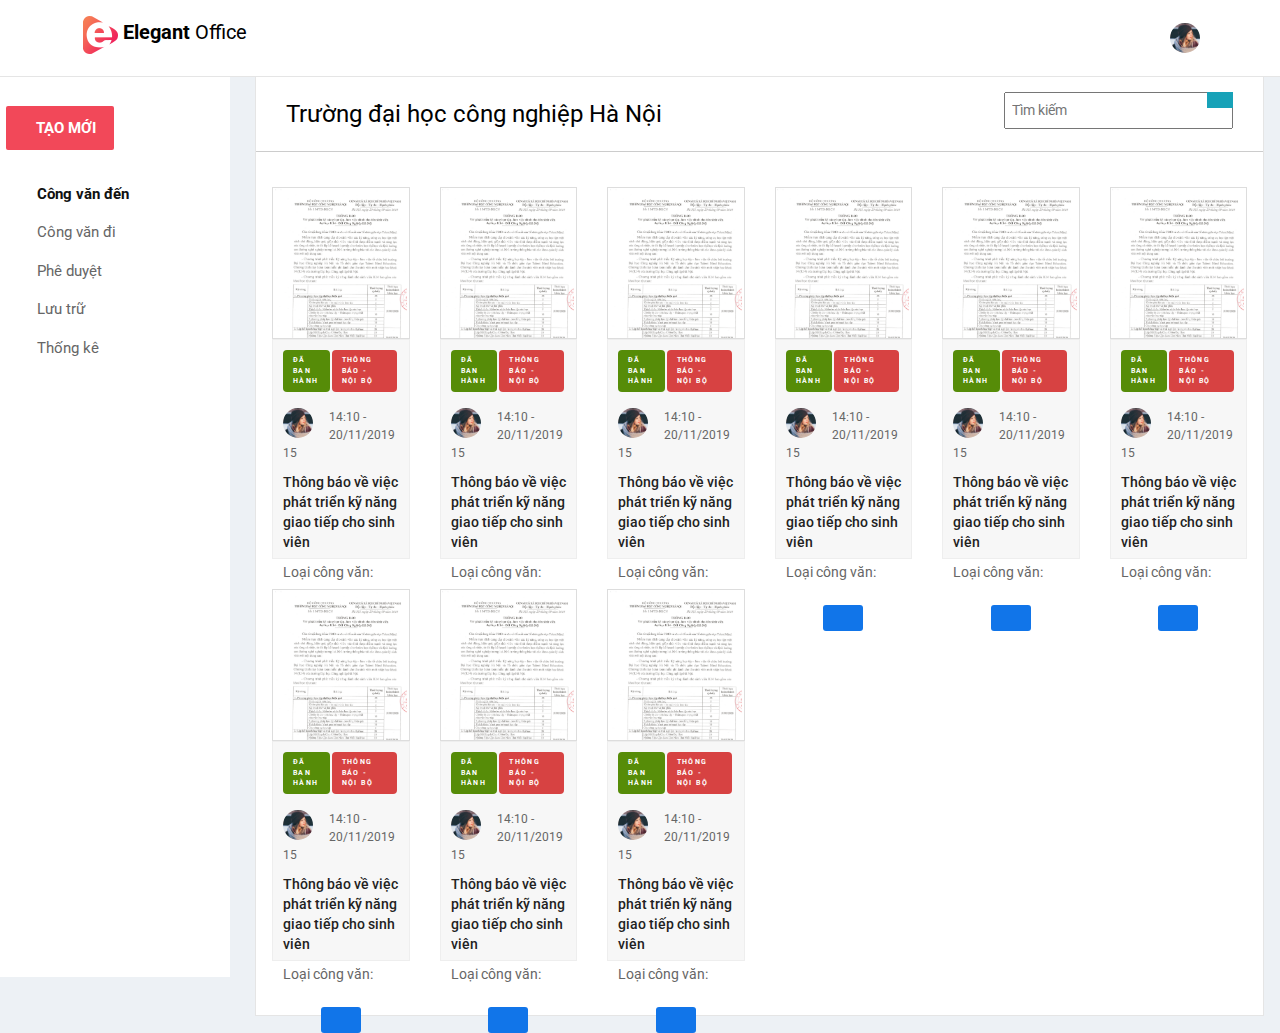
<file: index.html>
<!DOCTYPE html>
<html lang="en">

<head>
    <meta charset="UTF-8">
    <meta name="viewport" content="width=device-width, initial-scale=1.0">
    <meta http-equiv="X-UA-Compatible" content="ie=edge">
    <link rel="stylesheet" href="css/bootstrap.min.css">
    <link rel="stylesheet" href="css/owl.carousel.min.css">
    <link rel="stylesheet" href="css/owl.theme.default.min.css">
    <link rel="stylesheet" href="https://use.fontawesome.com/releases/v5.7.2/css/all.css"
        integrity="sha384-fnmOCqbTlWIlj8LyTjo7mOUStjsKC4pOpQbqyi7RrhN7udi9RwhKkMHpvLbHG9Sr" crossorigin="anonymous">
    <link rel="stylesheet" href="css/themify-icons.css">
    <link rel="stylesheet" href="css/style.css">
    <script src="js/jquery.min.js"></script>
    <script src="js/popper.min.js"></script>
    <script src="js/bootstrap.min.js"></script>
    <script src="js/owl.carousel.js"></script>
    <script src="js/script.js"></script>
    <title>Index</title>
</head>

<body>
    <section class="header position-relative">
        <div class="container-fluid fix-container">
            <div class="row">
                <div class="col-6">
                    <a href="javascript:void(0)" class="btn-toggle">
                        <i class="fas fa-bars"></i>
                    </a>
                    <div class="logo">
                        <a href="index.html">
                            <img src="images/logo-icon.png" alt="">
                            <span class="logo-text">
                                <b>Elegant</b>
                                <em>Office</em>
                            </span>
                        </a>
                    </div>
                </div>
                <div class="col-6">
                    <ul class="navbar-nav">
                        <li class="nav-item dropdown text-right">
                            <a href="" class="nav-link dropdown-toggle text-muted waves-effect waves-dark"
                                data-toggle="dropdown">
                                <img src="images/4.jpg" class="img-circle" width="30" alt="">
                                <span>
                                    <i class="fas fa-caret-down"></i>
                                </span>
                            </a>
                            <div class="dropdown-menu dropdown-menu-right">
                                <a href="" class="dropdown-item">Thông tin cá nhân</a>
                                <div class="line"></div>
                                <a href="" class="dropdown-item">Sign Out</a>
                            </div>
                        </li>
                    </ul>
                </div>
            </div>
        </div>
    </section>

    <section class="master pr-3">
        <div class="menu pt-3">
            <div class="menu-content mt-4">
                <nav class="sidebar-nav">
                    <ul class="navbar-nav">
                        <li class="nav-item">
                            <a href="them-cv.html" class="btn-them">
                                <span class="icon-holder">
                                    <i class="fas fa-plus"></i>
                                </span>
                                <span class="sidebar-text">Tạo mới</span>
                            </a>
                        </li>
                        <li class="nav-item active">
                            <a href="" class="nav-link">
                                <span class="icon-holder c-blue">
                                    <i class="fa fa-reply"></i>
                                </span>
                                <span class="sidebar-text">Công văn đến</span>
                            </a>
                        </li>
                        <li class="nav-item">
                            <a href="" class="nav-link">
                                <span class="icon-holder c-brown">
                                    <i class="fas fa-paper-plane"></i>
                                </span>
                                <span class="sidebar-text">Công văn đi</span>
                            </a>
                        </li>
                        <li class="nav-item">
                            <a href="" class="nav-link">
                                <span class="icon-holder c-orange">
                                    <i class="fas fa-pen-fancy"></i>
                                </span>
                                <span class="sidebar-text">Phê duyệt</span>
                            </a>
                        </li>
                        <li class="nav-item">
                            <a href="" class="nav-link">
                                <span class="icon-holder c-yellow">
                                    <i class="fas fa-bookmark"></i>
                                </span>
                                <span class="sidebar-text">Lưu trữ</span>
                            </a>
                        </li>
                        <li class="nav-item">
                            <a href="" class="nav-link">
                                <span class="icon-holder c-indigo">
                                    <i class="fas fa-chart-line"></i>
                                </span>
                                <span class="sidebar-text">Thống kê</span>
                            </a>
                        </li>
                    </ul>
                </nav>
            </div>
        </div>
        <div class="main-body">
            <div class="sub-header">
                <div class="row">
                    <div class="col-lg-6">
                        <div class="title">Trường đại học công nghiệp Hà Nội</div>
                    </div>
                    <div class="col-lg-6">
                        <div class="search text-right position-relative">
                            <input type="text" placeholder="Tìm kiếm">
                            <button type="submit" class="btn-search btn-info">
                                <i class="fa fa-search"></i>
                            </button>
                        </div>
                    </div>
                </div>
            </div>
            <!-- <div class="board">
                                    <table>
                                        <thead>
                                            <tr>
                                                <th style="width: 66px"></th>
                                                <th>Công văn</th>
                                                <th style="width: 155px;">Trạng thái</th>
                                                <th style="width: 200px;">Loại công văn</th>
                                                <th style="width: 135px;"></th>
                                            </tr>
                                        </thead>
                                        <tbody>
                                            <tr class="notseen">
                                                <td>
                                                    <div class="icons float-right">
                                                        <div class="icon-status">
                                                            <div class="square"></div>
                                                        </div>
                                                    </div>
                                                </td>
                                                <td>
                                                    <div class="name">
                                                        <span class="url group-name text-alt text-uppercase" data-url="a">
                                                            [01-2019-00010] </span>
                                                        <span class="url text-uppercase">Thông báo thay đổi mức đóng bảo hiểm ý
                                                            tế</span>
                                                    </div>
                                                    <div class="info">
                                                        <span style="margin-right: 10px;">
                                                            <i class="ti-folder"></i>
                                                            <span>Nhóm công văn: </span>
                                                            <span>Không xác định</span>
                                                        </span>
                                                        <span>
                                                            <i class="ti-user"></i>
                                                            <span>Ban hành bởi: </span>
                                                            <span class="url">Vân Anh</span> / <span class="url">Ban giám
                                                                đốc</span>
                                                        </span>
                                                    </div>
                                                </td>
                                                <td>
                                                    <div class="status status-1">
                                                        Đã ban hành
                                                    </div>
                                                    <div class="info">
                                                        <span>Tgian: </span>
                                                        <span>13:35 19/08/2019</span>
                                                    </div>
                                                </td>
                                                <td>
                                                    <span class="url">Thông báo</span>
                                                    <div class="info">Nội bộ</div>
                                                    <div class="info">33 người đã xem</div>
                                                </td>
                                                <td>
                                                    <div class="action">
                                                        <a href="chitiet.html" class="action-text">Chi tiết</a>
                                                    </div>
                                                </td>
                                            </tr>
                                            <tr class="seen">
                                                <td>
                                                    <div class="icons float-right">
                                                        <div class="icon-status">
                                                            <div class="square"></div>
                                                        </div>
                                                    </div>
                                                </td>
                                                <td>
                                                    <div class="name">
                                                        <span class="url group-name text-uppercase" data-url="a">
                                                            [01-2019-00010] </span>
                                                        <span class="url text-uppercase">Thông báo thay đổi mức đóng bảo hiểm ý
                                                            tế</span>
                                                    </div>
                                                    <div class="info">
                                                        <span style="margin-right: 10px;">
                                                            <i class="ti-folder"></i>
                                                            <span>Nhóm công văn: </span>
                                                            <span>Không xác định</span>
                                                        </span>
                                                        <span>
                                                            <i class="ti-user"></i>
                                                            <span>Ban hành bởi: </span>
                                                            <span class="url">Vân Anh</span> / <span class="url">Ban giám
                                                                đốc</span>
                                                        </span>
                                                    </div>
                                                </td>
                                                <td>
                                                    <div class="status status-1">
                                                        Đã ban hành
                                                    </div>
                                                    <div class="info">
                                                        <span>Tgian: </span>
                                                        <span>13:35 19/08/2019</span>
                                                    </div>
                                                </td>
                                                <td>
                                                    <span class="url">Thông báo</span>
                                                    <div class="info">Nội bộ</div>
                                                    <div class="info">33 người đã xem</div>
                                                </td>
                                                <td>
                                                    <div class="action">
                                                        <a href="chitiet.html" class="action-text">Chi tiết</a>
                                                    </div>
                                                </td>
                                            </tr>
                                            <tr class="seen">
                                                <td>
                                                    <div class="icons float-right">
                                                        <div class="icon-status">
                                                            <div class="square"></div>
                                                        </div>
                                                    </div>
                                                </td>
                                                <td>
                                                    <div class="name">
                                                        <span class="url group-name text-uppercase" data-url="a">
                                                            [01-2019-00010] </span>
                                                        <span class="url text-uppercase">Thông báo thay đổi mức đóng bảo hiểm ý
                                                            tế</span>
                                                    </div>
                                                    <div class="info">
                                                        <span style="margin-right: 10px;">
                                                            <i class="ti-folder"></i>
                                                            <span>Nhóm công văn: </span>
                                                            <span>Không xác định</span>
                                                        </span>
                                                        <span>
                                                            <i class="ti-user"></i>
                                                            <span>Ban hành bởi: </span>
                                                            <span class="url">Vân Anh</span> / <span class="url">Ban giám
                                                                đốc</span>
                                                        </span>
                                                    </div>
                                                </td>
                                                <td>
                                                    <div class="status status-1">
                                                        Đã ban hành
                                                    </div>
                                                    <div class="info">
                                                        <span>Tgian: </span>
                                                        <span>13:35 19/08/2019</span>
                                                    </div>
                                                </td>
                                                <td>
                                                    <span class="url">Thông báo</span>
                                                    <div class="info">Nội bộ</div>
                                                    <div class="info">33 người đã xem</div>
                                                </td>
                                                <td>
                                                    <div class="action">
                                                        <a href="chitiet.html" class="action-text">Chi tiết</a>
                                                    </div>
                                                </td>
                                            </tr>
                                            <tr class="seen">
                                                <td>
                                                    <div class="icons float-right">
                                                        <div class="icon-status">
                                                            <div class="square"></div>
                                                        </div>
                                                    </div>
                                                </td>
                                                <td>
                                                    <div class="name">
                                                        <span class="url group-name text-uppercase" data-url="a">
                                                            [01-2019-00010] </span>
                                                        <span class="url text-uppercase">Thông báo thay đổi mức đóng bảo hiểm ý
                                                            tế</span>
                                                    </div>
                                                    <div class="info">
                                                        <span style="margin-right: 10px;">
                                                            <i class="ti-folder"></i>
                                                            <span>Nhóm công văn: </span>
                                                            <span>Không xác định</span>
                                                        </span>
                                                        <span>
                                                            <i class="ti-user"></i>
                                                            <span>Ban hành bởi: </span>
                                                            <span class="url">Vân Anh</span> / <span class="url">Ban giám
                                                                đốc</span>
                                                        </span>
                                                    </div>
                                                </td>
                                                <td>
                                                    <div class="status status-1">
                                                        Đã ban hành
                                                    </div>
                                                    <div class="info">
                                                        <span>Tgian: </span>
                                                        <span>13:35 19/08/2019</span>
                                                    </div>
                                                </td>
                                                <td>
                                                    <span class="url">Thông báo</span>
                                                    <div class="info">Nội bộ</div>
                                                    <div class="info">33 người đã xem</div>
                                                </td>
                                                <td>
                                                    <div class="action">
                                                        <a href="chitiet.html" class="action-text">Chi tiết</a>
                                                    </div>
                                                </td>
                                            </tr>
                                            <tr class="seen">
                                                <td>
                                                    <div class="icons float-right">
                                                        <div class="icon-status">
                                                            <div class="square"></div>
                                                        </div>
                                                    </div>
                                                </td>
                                                <td>
                                                    <div class="name">
                                                        <span class="url group-name text-uppercase" data-url="a">
                                                            [01-2019-00010] </span>
                                                        <span class="url text-uppercase">Thông báo thay đổi mức đóng bảo hiểm ý
                                                            tế</span>
                                                    </div>
                                                    <div class="info">
                                                        <span style="margin-right: 10px;">
                                                            <i class="ti-folder"></i>
                                                            <span>Nhóm công văn: </span>
                                                            <span>Không xác định</span>
                                                        </span>
                                                        <span>
                                                            <i class="ti-user"></i>
                                                            <span>Ban hành bởi: </span>
                                                            <span class="url">Vân Anh</span> / <span class="url">Ban giám
                                                                đốc</span>
                                                        </span>
                                                    </div>
                                                </td>
                                                <td>
                                                    <div class="status status--1">
                                                        Không thông qua
                                                    </div>
                                                    <div class="info">
                                                        <span>Tgian: </span>
                                                        <span>13:35 19/08/2019</span>
                                                    </div>
                                                </td>
                                                <td>
                                                    <span class="url">Thông báo</span>
                                                    <div class="info">Nội bộ</div>
                                                    <div class="info">33 người đã xem</div>
                                                </td>
                                                <td>
                                                    <div class="action">
                                                        <a href="chitiet.html" class="action-text">Chi tiết</a>
                                                    </div>
                                                </td>
                                            </tr>
                                        </tbody>
                                    </table>
                                </div> -->
            <div class="news">
                <div class="row pb-4 pl-3 pr-3">
                    <div class="col-lg-2">
                        <div class="news-item">
                            <div class="news-item--img position-relative">
                                <a href="">
                                    <img class="img-fluid" src="images/thongbao.png" alt="">
                                </a>
                                <div class="news-icon d-none">
                                    <div class="news-caret">
                                        <div class="dropdown">
                                            <a href="" class="dropdown-toggle" data-toggle="dropdown">
                                                <i class="fas fa-angle-down"></i>
                                            </a>
                                            <div class="dropdown-menu dropdown-menu-left">
                                                <div class="news-icon-item">
                                                    <a href="" title="Xóa">
                                                        <i class="fas fa-trash"></i>
                                                    </a>
                                                </div>
                                                <div class="news-icon-item">
                                                    <a href="images/1.jpg" title="Tải xuống" download="1.jpg">
                                                        <i class="fas fa-file-download"></i>
                                                    </a>
                                                </div>
                                                <div class="news-icon-item">
                                                    <a href="" title="Lưu trữ">
                                                        <i class="fas fa-bookmark"></i>
                                                    </a>
                                                </div>
                                            </div>
                                        </div>
                                    </div>
                                </div>
                            </div>
                            <div class="news-item-text">
                                <div class="news-type">
                                    <ul class="pagination">
                                        <li>
                                            <div class="ban-hanh">Đã ban hành</div>
                                        </li>
                                        <li>
                                            <div class="ban-hanh loai-congvan">Thông báo - nội bộ</div>
                                        </li>
                                    </ul>
                                </div>
                                <div class="news-avatar">
                                    <div class="dropdown">
                                        <div class="author-figure dropdown-toggle float-left mb-0 mr-3"
                                            data-toggle="dropdown">
                                            <a href="">
                                                <img src="images/4.jpg">
                                            </a>
                                        </div>
                                        <div class="box-user-info mt-1 dropdown-menu">
                                            <div class="box-user-info--name">
                                                <p>Nguyễn Quỳnh</p>
                                                <p class="m-0">
                                                    <span>@nguyenquynh1998</span>
                                                    <span> · </span>
                                                    <span>Hiệu trưởng</span>
                                                </p>
                                            </div>
                                            <div class="line"></div>
                                            <div class="item">
                                                <a href="">
                                                    <span>
                                                        <i class="fas fa-share"></i>
                                                    </span>
                                                    <span>Xem profile</span>
                                                </a>
                                            </div>
                                        </div>
                                    </div>
                                    <div class="c-light">
                                        <span>14:10 </span>
                                        <span> - </span>
                                        <span> 20/11/2019</span>
                                        <span style="margin-left: 8px">
                                            <i class="fas fa-eye"></i>
                                        </span>
                                        <span>15</span>
                                    </div>
                                    <div class="clear"></div>
                                </div>
                                <div class="news-name">
                                    <a href="chitiet.html">
                                        <h4>Thông báo về việc phát triển kỹ năng giao tiếp cho sinh viên
                                        </h4>
                                    </a>
                                </div>
                                <div class="news-info">
                                    <p>Loại công văn:
                                        <span class="pdf">
                                            <i class="far fa-file-pdf"></i>
                                        </span>
                                    </p>
                                </div>
                                <div class="text-center mt-4">
                                    <a href="chitiet.html" class="chitiet">
                                        <i class="fas fa-eye"></i>
                                    </a>
                                </div>
                            </div>
                        </div>
                    </div>
                    <div class="col-lg-2">
                        <div class="news-item">
                            <div class="news-item--img position-relative">
                                <a href="">
                                    <img class="img-fluid" src="images/thongbao.png" alt="">
                                </a>
                                <div class="news-icon d-none">
                                    <div class="news-caret">
                                        <div class="dropdown">
                                            <a href="" class="dropdown-toggle" data-toggle="dropdown">
                                                <i class="fas fa-angle-down"></i>
                                            </a>
                                            <div class="dropdown-menu dropdown-menu-left">
                                                <div class="news-icon-item">
                                                    <a href="" title="Xóa">
                                                        <i class="fas fa-trash"></i>
                                                    </a>
                                                </div>
                                                <div class="news-icon-item">
                                                    <a href="images/1.jpg" title="Tải xuống" download="1.jpg">
                                                        <i class="fas fa-file-download"></i>
                                                    </a>
                                                </div>
                                                <div class="news-icon-item">
                                                    <a href="" title="Lưu trữ">
                                                        <i class="fas fa-bookmark"></i>
                                                    </a>
                                                </div>
                                            </div>
                                        </div>
                                    </div>
                                </div>
                            </div>
                            <div class="news-item-text">
                                <div class="news-type">
                                    <ul class="pagination">
                                        <li>
                                            <div class="ban-hanh">Đã ban hành</div>
                                        </li>
                                        <li>
                                            <div class="ban-hanh loai-congvan">Thông báo - nội bộ</div>
                                        </li>
                                    </ul>
                                </div>
                                <div class="news-avatar">
                                    <div class="dropdown">
                                        <div class="author-figure dropdown-toggle float-left mb-0 mr-3"
                                            data-toggle="dropdown">
                                            <a href="">
                                                <img src="images/4.jpg">
                                            </a>
                                        </div>
                                        <div class="box-user-info mt-1 dropdown-menu">
                                            <div class="box-user-info--name">
                                                <p>Nguyễn Quỳnh</p>
                                                <p class="m-0">
                                                    <span>@nguyenquynh1998</span>
                                                    <span> · </span>
                                                    <span>Hiệu trưởng</span>
                                                </p>
                                            </div>
                                            <div class="line"></div>
                                            <div class="item">
                                                <a href="">
                                                    <span>
                                                        <i class="fas fa-share"></i>
                                                    </span>
                                                    <span>Xem profile</span>
                                                </a>
                                            </div>
                                        </div>
                                    </div>
                                    <div class="c-light">
                                        <span>14:10 </span>
                                        <span> - </span>
                                        <span> 20/11/2019</span>
                                        <span style="margin-left: 8px">
                                            <i class="fas fa-eye"></i>
                                        </span>
                                        <span>15</span>
                                    </div>
                                    <div class="clear"></div>
                                </div>
                                <div class="news-name">
                                    <a href="chitiet.html">
                                        <h4>Thông báo về việc phát triển kỹ năng giao tiếp cho sinh viên
                                        </h4>
                                    </a>
                                </div>
                                <div class="news-info">
                                    <p>Loại công văn:
                                        <span class="pdf">
                                            <i class="far fa-file-pdf"></i>
                                        </span>
                                    </p>
                                </div>
                                <div class="text-center mt-4">
                                    <a href="chitiet.html" class="chitiet">
                                        <i class="fas fa-eye"></i>
                                    </a>
                                </div>
                            </div>
                        </div>
                    </div>
                    <div class="col-lg-2">
                        <div class="news-item">
                            <div class="news-item--img position-relative">
                                <a href="">
                                    <img class="img-fluid" src="images/thongbao.png" alt="">
                                </a>
                                <div class="news-icon d-none">
                                    <div class="news-caret">
                                        <div class="dropdown">
                                            <a href="" class="dropdown-toggle" data-toggle="dropdown">
                                                <i class="fas fa-angle-down"></i>
                                            </a>
                                            <div class="dropdown-menu dropdown-menu-left">
                                                <div class="news-icon-item">
                                                    <a href="" title="Xóa">
                                                        <i class="fas fa-trash"></i>
                                                    </a>
                                                </div>
                                                <div class="news-icon-item">
                                                    <a href="images/1.jpg" title="Tải xuống" download="1.jpg">
                                                        <i class="fas fa-file-download"></i>
                                                    </a>
                                                </div>
                                                <div class="news-icon-item">
                                                    <a href="" title="Lưu trữ">
                                                        <i class="fas fa-bookmark"></i>
                                                    </a>
                                                </div>
                                            </div>
                                        </div>
                                    </div>
                                </div>
                            </div>
                            <div class="news-item-text">
                                <div class="news-type">
                                    <ul class="pagination">
                                        <li>
                                            <div class="ban-hanh">Đã ban hành</div>
                                        </li>
                                        <li>
                                            <div class="ban-hanh loai-congvan">Thông báo - nội bộ</div>
                                        </li>
                                    </ul>
                                </div>
                                <div class="news-avatar">
                                    <div class="dropdown">
                                        <div class="author-figure dropdown-toggle float-left mb-0 mr-3"
                                            data-toggle="dropdown">
                                            <a href="">
                                                <img src="images/4.jpg">
                                            </a>
                                        </div>
                                        <div class="box-user-info mt-1 dropdown-menu">
                                            <div class="box-user-info--name">
                                                <p>Nguyễn Quỳnh</p>
                                                <p class="m-0">
                                                    <span>@nguyenquynh1998</span>
                                                    <span> · </span>
                                                    <span>Hiệu trưởng</span>
                                                </p>
                                            </div>
                                            <div class="line"></div>
                                            <div class="item">
                                                <a href="">
                                                    <span>
                                                        <i class="fas fa-share"></i>
                                                    </span>
                                                    <span>Xem profile</span>
                                                </a>
                                            </div>
                                        </div>
                                    </div>
                                    <div class="c-light">
                                        <span>14:10 </span>
                                        <span> - </span>
                                        <span> 20/11/2019</span>
                                        <span style="margin-left: 8px">
                                            <i class="fas fa-eye"></i>
                                        </span>
                                        <span>15</span>
                                    </div>
                                    <div class="clear"></div>
                                </div>
                                <div class="news-name">
                                    <a href="chitiet.html">
                                        <h4>Thông báo về việc phát triển kỹ năng giao tiếp cho sinh viên
                                        </h4>
                                    </a>
                                </div>
                                <div class="news-info">
                                    <p>Loại công văn:
                                        <span class="pdf">
                                            <i class="far fa-file-pdf"></i>
                                        </span>
                                    </p>
                                </div>
                                <div class="text-center mt-4">
                                    <a href="chitiet.html" class="chitiet">
                                        <i class="fas fa-eye"></i>
                                    </a>
                                </div>
                            </div>
                        </div>
                    </div>
                    <div class="col-lg-2">
                        <div class="news-item">
                            <div class="news-item--img position-relative">
                                <a href="">
                                    <img class="img-fluid" src="images/thongbao.png" alt="">
                                </a>
                                <div class="news-icon d-none">
                                    <div class="news-caret">
                                        <div class="dropdown">
                                            <a href="" class="dropdown-toggle" data-toggle="dropdown">
                                                <i class="fas fa-angle-down"></i>
                                            </a>
                                            <div class="dropdown-menu dropdown-menu-left">
                                                <div class="news-icon-item">
                                                    <a href="" title="Xóa">
                                                        <i class="fas fa-trash"></i>
                                                    </a>
                                                </div>
                                                <div class="news-icon-item">
                                                    <a href="images/1.jpg" title="Tải xuống" download="1.jpg">
                                                        <i class="fas fa-file-download"></i>
                                                    </a>
                                                </div>
                                                <div class="news-icon-item">
                                                    <a href="" title="Lưu trữ">
                                                        <i class="fas fa-bookmark"></i>
                                                    </a>
                                                </div>
                                            </div>
                                        </div>
                                    </div>
                                </div>
                            </div>
                            <div class="news-item-text">
                                <div class="news-type">
                                    <ul class="pagination">
                                        <li>
                                            <div class="ban-hanh">Đã ban hành</div>
                                        </li>
                                        <li>
                                            <div class="ban-hanh loai-congvan">Thông báo - nội bộ</div>
                                        </li>
                                    </ul>
                                </div>
                                <div class="news-avatar">
                                    <div class="dropdown">
                                        <div class="author-figure dropdown-toggle float-left mb-0 mr-3"
                                            data-toggle="dropdown">
                                            <a href="">
                                                <img src="images/4.jpg">
                                            </a>
                                        </div>
                                        <div class="box-user-info mt-1 dropdown-menu">
                                            <div class="box-user-info--name">
                                                <p>Nguyễn Quỳnh</p>
                                                <p class="m-0">
                                                    <span>@nguyenquynh1998</span>
                                                    <span> · </span>
                                                    <span>Hiệu trưởng</span>
                                                </p>
                                            </div>
                                            <div class="line"></div>
                                            <div class="item">
                                                <a href="">
                                                    <span>
                                                        <i class="fas fa-share"></i>
                                                    </span>
                                                    <span>Xem profile</span>
                                                </a>
                                            </div>
                                        </div>
                                    </div>
                                    <div class="c-light">
                                        <span>14:10 </span>
                                        <span> - </span>
                                        <span> 20/11/2019</span>
                                        <span style="margin-left: 8px">
                                            <i class="fas fa-eye"></i>
                                        </span>
                                        <span>15</span>
                                    </div>
                                    <div class="clear"></div>
                                </div>
                                <div class="news-name">
                                    <a href="chitiet.html">
                                        <h4>Thông báo về việc phát triển kỹ năng giao tiếp cho sinh viên
                                        </h4>
                                    </a>
                                </div>
                                <div class="news-info">
                                    <p>Loại công văn:
                                        <span class="pdf">
                                            <i class="far fa-file-pdf"></i>
                                        </span>
                                    </p>
                                </div>
                                <div class="text-center mt-4">
                                    <a href="chitiet.html" class="chitiet">
                                        <i class="fas fa-eye"></i>
                                    </a>
                                </div>
                            </div>
                        </div>
                    </div>
                    <div class="col-lg-2">
                        <div class="news-item">
                            <div class="news-item--img position-relative">
                                <a href="">
                                    <img class="img-fluid" src="images/thongbao.png" alt="">
                                </a>
                                <div class="news-icon d-none">
                                    <div class="news-caret">
                                        <div class="dropdown">
                                            <a href="" class="dropdown-toggle" data-toggle="dropdown">
                                                <i class="fas fa-angle-down"></i>
                                            </a>
                                            <div class="dropdown-menu dropdown-menu-left">
                                                <div class="news-icon-item">
                                                    <a href="" title="Xóa">
                                                        <i class="fas fa-trash"></i>
                                                    </a>
                                                </div>
                                                <div class="news-icon-item">
                                                    <a href="images/1.jpg" title="Tải xuống" download="1.jpg">
                                                        <i class="fas fa-file-download"></i>
                                                    </a>
                                                </div>
                                                <div class="news-icon-item">
                                                    <a href="" title="Lưu trữ">
                                                        <i class="fas fa-bookmark"></i>
                                                    </a>
                                                </div>
                                            </div>
                                        </div>
                                    </div>
                                </div>
                            </div>
                            <div class="news-item-text">
                                <div class="news-type">
                                    <ul class="pagination">
                                        <li>
                                            <div class="ban-hanh">Đã ban hành</div>
                                        </li>
                                        <li>
                                            <div class="ban-hanh loai-congvan">Thông báo - nội bộ</div>
                                        </li>
                                    </ul>
                                </div>
                                <div class="news-avatar">
                                    <div class="dropdown">
                                        <div class="author-figure dropdown-toggle float-left mb-0 mr-3"
                                            data-toggle="dropdown">
                                            <a href="">
                                                <img src="images/4.jpg">
                                            </a>
                                        </div>
                                        <div class="box-user-info mt-1 dropdown-menu">
                                            <div class="box-user-info--name">
                                                <p>Nguyễn Quỳnh</p>
                                                <p class="m-0">
                                                    <span>@nguyenquynh1998</span>
                                                    <span> · </span>
                                                    <span>Hiệu trưởng</span>
                                                </p>
                                            </div>
                                            <div class="line"></div>
                                            <div class="item">
                                                <a href="">
                                                    <span>
                                                        <i class="fas fa-share"></i>
                                                    </span>
                                                    <span>Xem profile</span>
                                                </a>
                                            </div>
                                        </div>
                                    </div>
                                    <div class="c-light">
                                        <span>14:10 </span>
                                        <span> - </span>
                                        <span> 20/11/2019</span>
                                        <span style="margin-left: 8px">
                                            <i class="fas fa-eye"></i>
                                        </span>
                                        <span>15</span>
                                    </div>
                                    <div class="clear"></div>
                                </div>
                                <div class="news-name">
                                    <a href="chitiet.html">
                                        <h4>Thông báo về việc phát triển kỹ năng giao tiếp cho sinh viên
                                        </h4>
                                    </a>
                                </div>
                                <div class="news-info">
                                    <p>Loại công văn:
                                        <span class="pdf">
                                            <i class="far fa-file-pdf"></i>
                                        </span>
                                    </p>
                                </div>
                                <div class="text-center mt-4">
                                    <a href="chitiet.html" class="chitiet">
                                        <i class="fas fa-eye"></i>
                                    </a>
                                </div>
                            </div>
                        </div>
                    </div>
                    <div class="col-lg-2">
                        <div class="news-item">
                            <div class="news-item--img position-relative">
                                <a href="">
                                    <img class="img-fluid" src="images/thongbao.png" alt="">
                                </a>
                                <div class="news-icon d-none">
                                    <div class="news-caret">
                                        <div class="dropdown">
                                            <a href="" class="dropdown-toggle" data-toggle="dropdown">
                                                <i class="fas fa-angle-down"></i>
                                            </a>
                                            <div class="dropdown-menu dropdown-menu-left">
                                                <div class="news-icon-item">
                                                    <a href="" title="Xóa">
                                                        <i class="fas fa-trash"></i>
                                                    </a>
                                                </div>
                                                <div class="news-icon-item">
                                                    <a href="images/1.jpg" title="Tải xuống" download="1.jpg">
                                                        <i class="fas fa-file-download"></i>
                                                    </a>
                                                </div>
                                                <div class="news-icon-item">
                                                    <a href="" title="Lưu trữ">
                                                        <i class="fas fa-bookmark"></i>
                                                    </a>
                                                </div>
                                            </div>
                                        </div>
                                    </div>
                                </div>
                            </div>
                            <div class="news-item-text">
                                <div class="news-type">
                                    <ul class="pagination">
                                        <li>
                                            <div class="ban-hanh">Đã ban hành</div>
                                        </li>
                                        <li>
                                            <div class="ban-hanh loai-congvan">Thông báo - nội bộ</div>
                                        </li>
                                    </ul>
                                </div>
                                <div class="news-avatar">
                                    <div class="dropdown">
                                        <div class="author-figure dropdown-toggle float-left mb-0 mr-3"
                                            data-toggle="dropdown">
                                            <a href="">
                                                <img src="images/4.jpg">
                                            </a>
                                        </div>
                                        <div class="box-user-info mt-1 dropdown-menu">
                                            <div class="box-user-info--name">
                                                <p>Nguyễn Quỳnh</p>
                                                <p class="m-0">
                                                    <span>@nguyenquynh1998</span>
                                                    <span> · </span>
                                                    <span>Hiệu trưởng</span>
                                                </p>
                                            </div>
                                            <div class="line"></div>
                                            <div class="item">
                                                <a href="">
                                                    <span>
                                                        <i class="fas fa-share"></i>
                                                    </span>
                                                    <span>Xem profile</span>
                                                </a>
                                            </div>
                                        </div>
                                    </div>
                                    <div class="c-light">
                                        <span>14:10 </span>
                                        <span> - </span>
                                        <span> 20/11/2019</span>
                                        <span style="margin-left: 8px">
                                            <i class="fas fa-eye"></i>
                                        </span>
                                        <span>15</span>
                                    </div>
                                    <div class="clear"></div>
                                </div>
                                <div class="news-name">
                                    <a href="chitiet.html">
                                        <h4>Thông báo về việc phát triển kỹ năng giao tiếp cho sinh viên
                                        </h4>
                                    </a>
                                </div>
                                <div class="news-info">
                                    <p>Loại công văn:
                                        <span class="pdf">
                                            <i class="far fa-file-pdf"></i>
                                        </span>
                                    </p>
                                </div>
                                <div class="text-center mt-4">
                                    <a href="chitiet.html" class="chitiet">
                                        <i class="fas fa-eye"></i>
                                    </a>
                                </div>
                            </div>
                        </div>
                    </div>
                    <div class="col-lg-2">
                        <div class="news-item">
                            <div class="news-item--img position-relative">
                                <a href="">
                                    <img class="img-fluid" src="images/thongbao.png" alt="">
                                </a>
                                <div class="news-icon d-none">
                                    <div class="news-caret">
                                        <div class="dropdown">
                                            <a href="" class="dropdown-toggle" data-toggle="dropdown">
                                                <i class="fas fa-angle-down"></i>
                                            </a>
                                            <div class="dropdown-menu dropdown-menu-left">
                                                <div class="news-icon-item">
                                                    <a href="" title="Xóa">
                                                        <i class="fas fa-trash"></i>
                                                    </a>
                                                </div>
                                                <div class="news-icon-item">
                                                    <a href="images/1.jpg" title="Tải xuống" download="1.jpg">
                                                        <i class="fas fa-file-download"></i>
                                                    </a>
                                                </div>
                                                <div class="news-icon-item">
                                                    <a href="" title="Lưu trữ">
                                                        <i class="fas fa-bookmark"></i>
                                                    </a>
                                                </div>
                                            </div>
                                        </div>
                                    </div>
                                </div>
                            </div>
                            <div class="news-item-text">
                                <div class="news-type">
                                    <ul class="pagination">
                                        <li>
                                            <div class="ban-hanh">Đã ban hành</div>
                                        </li>
                                        <li>
                                            <div class="ban-hanh loai-congvan">Thông báo - nội bộ</div>
                                        </li>
                                    </ul>
                                </div>
                                <div class="news-avatar">
                                    <div class="dropdown">
                                        <div class="author-figure dropdown-toggle float-left mb-0 mr-3"
                                            data-toggle="dropdown">
                                            <a href="">
                                                <img src="images/4.jpg">
                                            </a>
                                        </div>
                                        <div class="box-user-info mt-1 dropdown-menu">
                                            <div class="box-user-info--name">
                                                <p>Nguyễn Quỳnh</p>
                                                <p class="m-0">
                                                    <span>@nguyenquynh1998</span>
                                                    <span> · </span>
                                                    <span>Hiệu trưởng</span>
                                                </p>
                                            </div>
                                            <div class="line"></div>
                                            <div class="item">
                                                <a href="">
                                                    <span>
                                                        <i class="fas fa-share"></i>
                                                    </span>
                                                    <span>Xem profile</span>
                                                </a>
                                            </div>
                                        </div>
                                    </div>
                                    <div class="c-light">
                                        <span>14:10 </span>
                                        <span> - </span>
                                        <span> 20/11/2019</span>
                                        <span style="margin-left: 8px">
                                            <i class="fas fa-eye"></i>
                                        </span>
                                        <span>15</span>
                                    </div>
                                    <div class="clear"></div>
                                </div>
                                <div class="news-name">
                                    <a href="chitiet.html">
                                        <h4>Thông báo về việc phát triển kỹ năng giao tiếp cho sinh viên
                                        </h4>
                                    </a>
                                </div>
                                <div class="news-info">
                                    <p>Loại công văn:
                                        <span class="pdf">
                                            <i class="far fa-file-pdf"></i>
                                        </span>
                                    </p>
                                </div>
                                <div class="text-center mt-4">
                                    <a href="chitiet.html" class="chitiet">
                                        <i class="fas fa-eye"></i>
                                    </a>
                                </div>
                            </div>
                        </div>
                    </div>
                    <div class="col-lg-2">
                        <div class="news-item">
                            <div class="news-item--img position-relative">
                                <a href="">
                                    <img class="img-fluid" src="images/thongbao.png" alt="">
                                </a>
                                <div class="news-icon d-none">
                                    <div class="news-caret">
                                        <div class="dropdown">
                                            <a href="" class="dropdown-toggle" data-toggle="dropdown">
                                                <i class="fas fa-angle-down"></i>
                                            </a>
                                            <div class="dropdown-menu dropdown-menu-left">
                                                <div class="news-icon-item">
                                                    <a href="" title="Xóa">
                                                        <i class="fas fa-trash"></i>
                                                    </a>
                                                </div>
                                                <div class="news-icon-item">
                                                    <a href="images/1.jpg" title="Tải xuống" download="1.jpg">
                                                        <i class="fas fa-file-download"></i>
                                                    </a>
                                                </div>
                                                <div class="news-icon-item">
                                                    <a href="" title="Lưu trữ">
                                                        <i class="fas fa-bookmark"></i>
                                                    </a>
                                                </div>
                                            </div>
                                        </div>
                                    </div>
                                </div>
                            </div>
                            <div class="news-item-text">
                                <div class="news-type">
                                    <ul class="pagination">
                                        <li>
                                            <div class="ban-hanh">Đã ban hành</div>
                                        </li>
                                        <li>
                                            <div class="ban-hanh loai-congvan">Thông báo - nội bộ</div>
                                        </li>
                                    </ul>
                                </div>
                                <div class="news-avatar">
                                    <div class="dropdown">
                                        <div class="author-figure dropdown-toggle float-left mb-0 mr-3"
                                            data-toggle="dropdown">
                                            <a href="">
                                                <img src="images/4.jpg">
                                            </a>
                                        </div>
                                        <div class="box-user-info mt-1 dropdown-menu">
                                            <div class="box-user-info--name">
                                                <p>Nguyễn Quỳnh</p>
                                                <p class="m-0">
                                                    <span>@nguyenquynh1998</span>
                                                    <span> · </span>
                                                    <span>Hiệu trưởng</span>
                                                </p>
                                            </div>
                                            <div class="line"></div>
                                            <div class="item">
                                                <a href="">
                                                    <span>
                                                        <i class="fas fa-share"></i>
                                                    </span>
                                                    <span>Xem profile</span>
                                                </a>
                                            </div>
                                        </div>
                                    </div>
                                    <div class="c-light">
                                        <span>14:10 </span>
                                        <span> - </span>
                                        <span> 20/11/2019</span>
                                        <span style="margin-left: 8px">
                                            <i class="fas fa-eye"></i>
                                        </span>
                                        <span>15</span>
                                    </div>
                                    <div class="clear"></div>
                                </div>
                                <div class="news-name">
                                    <a href="chitiet.html">
                                        <h4>Thông báo về việc phát triển kỹ năng giao tiếp cho sinh viên
                                        </h4>
                                    </a>
                                </div>
                                <div class="news-info">
                                    <p>Loại công văn:
                                        <span class="pdf">
                                            <i class="far fa-file-pdf"></i>
                                        </span>
                                    </p>
                                </div>
                                <div class="text-center mt-4">
                                    <a href="chitiet.html" class="chitiet">
                                        <i class="fas fa-eye"></i>
                                    </a>
                                </div>
                            </div>
                        </div>
                    </div>
                    <div class="col-lg-2">
                        <div class="news-item">
                            <div class="news-item--img position-relative">
                                <a href="">
                                    <img class="img-fluid" src="images/thongbao.png" alt="">
                                </a>
                                <div class="news-icon d-none">
                                    <div class="news-caret">
                                        <div class="dropdown">
                                            <a href="" class="dropdown-toggle" data-toggle="dropdown">
                                                <i class="fas fa-angle-down"></i>
                                            </a>
                                            <div class="dropdown-menu dropdown-menu-left">
                                                <div class="news-icon-item">
                                                    <a href="" title="Xóa">
                                                        <i class="fas fa-trash"></i>
                                                    </a>
                                                </div>
                                                <div class="news-icon-item">
                                                    <a href="images/1.jpg" title="Tải xuống" download="1.jpg">
                                                        <i class="fas fa-file-download"></i>
                                                    </a>
                                                </div>
                                                <div class="news-icon-item">
                                                    <a href="" title="Lưu trữ">
                                                        <i class="fas fa-bookmark"></i>
                                                    </a>
                                                </div>
                                            </div>
                                        </div>
                                    </div>
                                </div>
                            </div>
                            <div class="news-item-text">
                                <div class="news-type">
                                    <ul class="pagination">
                                        <li>
                                            <div class="ban-hanh">Đã ban hành</div>
                                        </li>
                                        <li>
                                            <div class="ban-hanh loai-congvan">Thông báo - nội bộ</div>
                                        </li>
                                    </ul>
                                </div>
                                <div class="news-avatar">
                                    <div class="dropdown">
                                        <div class="author-figure dropdown-toggle float-left mb-0 mr-3"
                                            data-toggle="dropdown">
                                            <a href="">
                                                <img src="images/4.jpg">
                                            </a>
                                        </div>
                                        <div class="box-user-info mt-1 dropdown-menu">
                                            <div class="box-user-info--name">
                                                <p>Nguyễn Quỳnh</p>
                                                <p class="m-0">
                                                    <span>@nguyenquynh1998</span>
                                                    <span> · </span>
                                                    <span>Hiệu trưởng</span>
                                                </p>
                                            </div>
                                            <div class="line"></div>
                                            <div class="item">
                                                <a href="">
                                                    <span>
                                                        <i class="fas fa-share"></i>
                                                    </span>
                                                    <span>Xem profile</span>
                                                </a>
                                            </div>
                                        </div>
                                    </div>
                                    <div class="c-light">
                                        <span>14:10 </span>
                                        <span> - </span>
                                        <span> 20/11/2019</span>
                                        <span style="margin-left: 8px">
                                            <i class="fas fa-eye"></i>
                                        </span>
                                        <span>15</span>
                                    </div>
                                    <div class="clear"></div>
                                </div>
                                <div class="news-name">
                                    <a href="chitiet.html">
                                        <h4>Thông báo về việc phát triển kỹ năng giao tiếp cho sinh viên
                                        </h4>
                                    </a>
                                </div>
                                <div class="news-info">
                                    <p>Loại công văn:
                                        <span class="pdf">
                                            <i class="far fa-file-pdf"></i>
                                        </span>
                                    </p>
                                </div>
                                <div class="text-center mt-4">
                                    <a href="chitiet.html" class="chitiet">
                                        <i class="fas fa-eye"></i>
                                    </a>
                                </div>
                            </div>
                        </div>
                    </div>
                </div>
            </div>
        </div>
    </section>
</body>

</html>
</file>
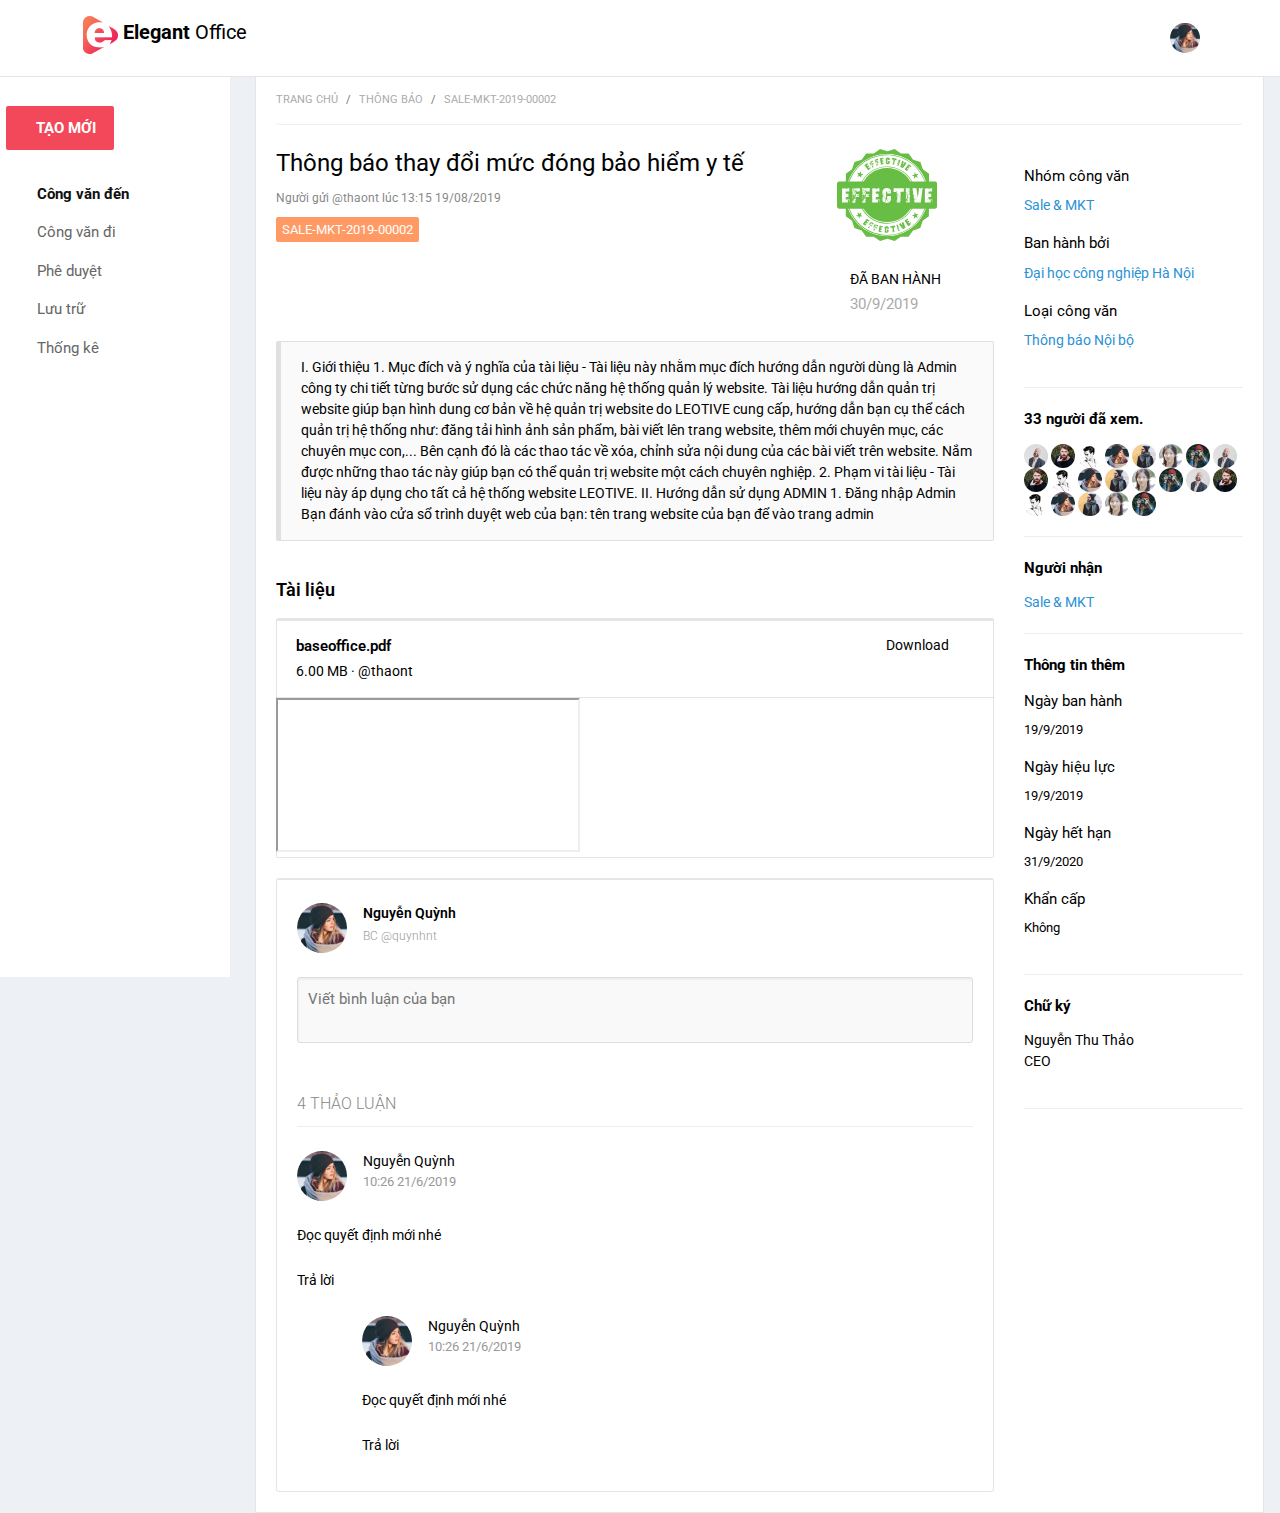
<file: chitiet.html>
<!DOCTYPE html>
<html lang="en">

<head>
    <meta charset="UTF-8">
    <meta name="viewport" content="width=device-width, initial-scale=1.0">
    <meta http-equiv="X-UA-Compatible" content="ie=edge">
    <link rel="stylesheet" href="css/bootstrap.min.css">
    <link rel="stylesheet" href="css/owl.carousel.min.css">
    <link rel="stylesheet" href="css/owl.theme.default.min.css">
    <link rel="stylesheet" href="https://use.fontawesome.com/releases/v5.7.2/css/all.css"
        integrity="sha384-fnmOCqbTlWIlj8LyTjo7mOUStjsKC4pOpQbqyi7RrhN7udi9RwhKkMHpvLbHG9Sr" crossorigin="anonymous">
    <link rel="stylesheet" href="css/themify-icons.css">
    <link rel="stylesheet" href="css/style.css">
    <script src="js/jquery.min.js"></script>
    <script src="js/popper.min.js"></script>
    <script src="js/bootstrap.min.js"></script>
    <script src="js/owl.carousel.js"></script>
    <script src="js/script.js"></script>
    <title>Chi tiết</title>
</head>

<body>
    <section class="header position-relative">
        <div class="container-fluid fix-container">
            <div class="row">
                <div class="col-6">
                    <a href="javascript:void(0)" class="btn-toggle">
                        <i class="fas fa-bars"></i>
                    </a>
                    <div class="logo">
                        <a href="index.html">
                            <img src="images/logo-icon.png" alt="">
                            <span class="logo-text">
                                <b>Elegant</b>
                                <em>Office</em>
                            </span>
                        </a>
                    </div>
                </div>
                <div class="col-6">
                    <ul class="navbar-nav">
                        <li class="nav-item dropdown text-right">
                            <a href="" class="nav-link dropdown-toggle text-muted waves-effect waves-dark"
                                data-toggle="dropdown">
                                <img src="images/4.jpg" class="img-circle" width="30" alt="">
                                <span>
                                    <i class="fas fa-caret-down"></i>
                                </span>
                            </a>
                            <div class="dropdown-menu dropdown-menu-right">
                                <a href="" class="dropdown-item">Thông tin cá nhân</a>
                                <div class="line"></div>
                                <a href="" class="dropdown-item">Sign Out</a>
                            </div>
                        </li>
                    </ul>
                </div>
            </div>
        </div>
    </section>

    <section class="master pr-3">
        <div class="menu pt-3">
            <div class="menu-content mt-4">
                <nav class="sidebar-nav">
                    <ul class="navbar-nav">
                        <li class="nav-item">
                            <a href="them-cv.html" class="btn-them">
                                <span class="icon-holder">
                                    <i class="fas fa-plus"></i>
                                </span>
                                <span class="sidebar-text">Tạo mới</span>
                            </a>
                        </li>
                        <li class="nav-item active">
                            <a href="" class="nav-link">
                                <span class="icon-holder c-blue">
                                    <i class="fa fa-reply"></i>
                                </span>
                                <span class="sidebar-text">Công văn đến</span>
                            </a>
                        </li>
                        <li class="nav-item">
                            <a href="" class="nav-link">
                                <span class="icon-holder c-brown">
                                    <i class="fas fa-paper-plane"></i>
                                </span>
                                <span class="sidebar-text">Công văn đi</span>
                            </a>
                        </li>
                        <li class="nav-item">
                            <a href="" class="nav-link">
                                <span class="icon-holder c-orange">
                                    <i class="fas fa-pen-fancy"></i>
                                </span>
                                <span class="sidebar-text">Phê duyệt</span>
                            </a>
                        </li>
                        <li class="nav-item">
                            <a href="" class="nav-link">
                                <span class="icon-holder c-yellow">
                                    <i class="fas fa-bookmark"></i>
                                </span>
                                <span class="sidebar-text">Lưu trữ</span>
                            </a>
                        </li>
                        <li class="nav-item">
                            <a href="" class="nav-link">
                                <span class="icon-holder c-indigo">
                                    <i class="fas fa-chart-line"></i>
                                </span>
                                <span class="sidebar-text">Thống kê</span>
                            </a>
                        </li>
                    </ul>
                </nav>
            </div>
        </div>
        <div class="main-body">
            <ul class="breadcrumb">
                <li class="breadcrumb-item"><a href="#">Trang chủ</a></li>
                <li class="breadcrumb-item"><a href="#">Thông báo</a></li>
                <li class="breadcrumb-item"><a href="#">SALE-MKT-2019-00002</a></li>
            </ul>
            <div class="doc-main">
                <div class="row">
                    <div class="col-lg-9">
                        <div class="doc-main_content">
                            <div class="top-content">
                                <div class="row">
                                    <div class="col-lg-9">
                                        <div class="title">
                                            Thông báo thay đổi mức đóng bảo hiểm y tế
                                        </div>
                                        <div class="subtitle">
                                            <span>Người gửi </span>
                                            <span>@thaont</span>
                                            <span>lúc </span>
                                            <span>13:15</span>
                                            <span>19/08/2019</span>
                                        </div>
                                        <div class="subtitle">
                                            <span class="tag tag-alt7-more">SALE-MKT-2019-00002</span>
                                        </div>
                                    </div>
                                    <div class="col-lg-3">
                                        <div class="seal">
                                            <img src="images/effective.png" alt="" class="float-left">
                                            <div class="text">
                                                <p class="mb-0">Đã ban hành</p>
                                                <p class="range">30/9/2019</p>
                                            </div>
                                        </div>
                                    </div>
                                </div>
                            </div>
                            <div class="document-content">
                                I. Giới thiệu
                                1. Mục đích và ý nghĩa của tài liệu
                                - Tài liệu này nhằm mục đích hướng dẫn người dùng là Admin công ty chi tiết từng
                                bước sử dụng các chức năng hệ thống quản lý website.
                                Tài liệu hướng dẫn quản trị website giúp bạn hình dung cơ bản về hệ quản trị
                                website do LEOTIVE cung cấp, hướng dẫn bạn cụ thể cách quản trị hệ thống như:
                                đăng tải hình ảnh sản phẩm, bài viết lên trang website, thêm mới chuyên mục, các
                                chuyên mục con,... Bên cạnh đó là các thao tác về xóa, chỉnh sửa nội dung của
                                các bài viết trên website. Nắm được những thao tác này giúp bạn có thể quản trị
                                website một cách chuyên nghiệp.
                                2. Phạm vi tài liệu
                                - Tài liệu này áp dụng cho tất cả hệ thống website LEOTIVE.
                                II. Hướng dẫn sử dụng ADMIN
                                1. Đăng nhập Admin
                                Bạn đánh vào cửa sổ trình duyệt web của bạn: tên trang website của bạn để vào
                                trang admin

                            </div>
                            <div class="files">
                                <div class="subheader">
                                    Tài liệu
                                </div>
                                <div class="file">
                                    <div class="file-header">
                                        <div class="row">
                                            <div class="col-lg-10">
                                                <div class="file-name">
                                                    baseoffice.pdf
                                                </div>
                                                <div class="file-info">
                                                    6.00 MB · @thaont
                                                </div>
                                            </div>
                                            <div class="col-lg-2">
                                                <a href="test.pdf" download>Download</a>
                                            </div>
                                        </div>
                                    </div>
                                    <div class="file-display">
                                        <object data="BROCHURE OFFICE.pdf" type="application/pdf">
                                            <iframe src=""></iframe>
                                        </object>
                                    </div>
                                </div>
                            </div>
                        </div>
                        <div class="comment">
                            <div class="box-post">
                                <div class="user">
                                    <div class="avatar float-left">
                                        <img src="images/4.jpg" alt="" class="img-circle" width="50">
                                    </div>
                                    <div class="name float-left ml-3">
                                        <em>Nguyễn Quỳnh</em>
                                        <div class="info">
                                            <span>BC</span>
                                            <span>@quynhnt</span>
                                        </div>
                                    </div>
                                </div>
                                <div class="clear"></div>
                                <div class="form-post mt-4">
                                    <form action="">
                                        <textarea name="" id="" placeholder="Viết bình luận của bạn"></textarea>
                                    </form>
                                </div>
                            </div>
                            <div class="box-comment">
                                <div class="box-cmt_header">
                                    <span>4</span> Thảo luận
                                </div>
                                <div class="list-cmt mt-4">
                                    <div class="post">
                                        <div class="user">
                                            <div class="avatar float-left">
                                                <img src="images/4.jpg" alt="" class="img-circle" width="50">
                                            </div>
                                            <div class="name float-left ml-3">
                                                <em>Nguyễn Quỳnh</em>
                                                <div class="info">
                                                    <span>10:26</span>
                                                    <span>21/6/2019</span>
                                                </div>
                                            </div>
                                        </div>
                                        <div class="clear"></div>
                                        <div class="cmt-text mt-4">
                                            <em>Đọc quyết định mới nhé</em>
                                        </div>
                                        <div class="reply mt-4">
                                            <span class="tra-loi" id="tra-loi1">Trả lời</span>
                                            <div class="hidden reply-input" id="rep1">
                                                <input type="text" placeholder="Comment và nhấn Enter để gửi">
                                            </div>
                                        </div>
                                        <div class="box-reply">
                                            <div class="user">
                                                <div class="avatar float-left">
                                                    <img src="images/4.jpg" alt="" class="img-circle" width="50">
                                                </div>
                                                <div class="name float-left ml-3">
                                                    <em>Nguyễn Quỳnh</em>
                                                    <div class="info">
                                                        <span>10:26</span>
                                                        <span>21/6/2019</span>
                                                    </div>
                                                </div>
                                            </div>
                                            <div class="clear"></div>
                                            <div class="cmt-text mt-4">
                                                <em>Đọc quyết định mới nhé</em>
                                            </div>
                                            <div class="reply mt-4">
                                                <span class="tra-loi" id="tra-loi2">Trả lời</span>
                                                <div class="hidden reply-input" id="rep2">
                                                    <input type="text" placeholder="Comment và nhấn Enter để gửi">
                                                </div>
                                            </div>
                                        </div>
                                    </div>
                                </div>
                            </div>
                        </div>
                    </div>
                    <div class="col-lg-3">
                        <div class="doc-side">
                            <div class="box-info">
                                <div class="form-group">
                                    <label for="">Nhóm công văn</label>
                                    <div class="type">
                                        <span>Sale & MKT</span>
                                    </div>
                                </div>
                                <div class="form-group">
                                    <label for="">Ban hành bởi</label>
                                    <div class="type">
                                        <span>Đại học công nghiệp Hà Nội</span>
                                    </div>
                                </div>
                                <div class="form-group">
                                    <label for="">Loại công văn</label>
                                    <div class="type">
                                        <span>Thông báo Nội bộ</span>
                                    </div>
                                </div>
                            </div>
                            <div class="box-seen">
                                <div class="title">
                                    <span>33</span>
                                    <span> người đã xem.</span>
                                </div>
                                <div class="avatars">
                                    <div class="image">
                                        <img src="images/1.jpg" alt="">
                                    </div>
                                    <div class="image">
                                        <img src="images/2.jpg" alt="">
                                    </div>
                                    <div class="image">
                                        <img src="images/3.jpg" alt="">
                                    </div>
                                    <div class="image">
                                        <img src="images/4.jpg" alt="">
                                    </div>
                                    <div class="image">
                                        <img src="images/5.jpg" alt="">
                                    </div>
                                    <div class="image">
                                        <img src="images/6.jpg" alt="">
                                    </div>
                                    <div class="image">
                                        <img src="images/7.jpg" alt="">
                                    </div>
                                    <div class="image">
                                        <img src="images/1.jpg" alt="">
                                    </div>
                                    <div class="image">
                                        <img src="images/2.jpg" alt="">
                                    </div>
                                    <div class="image">
                                        <img src="images/3.jpg" alt="">
                                    </div>
                                    <div class="image">
                                        <img src="images/4.jpg" alt="">
                                    </div>
                                    <div class="image">
                                        <img src="images/5.jpg" alt="">
                                    </div>
                                    <div class="image">
                                        <img src="images/6.jpg" alt="">
                                    </div>
                                    <div class="image">
                                        <img src="images/7.jpg" alt="">
                                    </div>
                                    <div class="image">
                                        <img src="images/1.jpg" alt="">
                                    </div>
                                    <div class="image">
                                        <img src="images/2.jpg" alt="">
                                    </div>
                                    <div class="image">
                                        <img src="images/3.jpg" alt="">
                                    </div>
                                    <div class="image">
                                        <img src="images/4.jpg" alt="">
                                    </div>
                                    <div class="image">
                                        <img src="images/5.jpg" alt="">
                                    </div>
                                    <div class="image">
                                        <img src="images/6.jpg" alt="">
                                    </div>
                                    <div class="image">
                                        <img src="images/7.jpg" alt="">
                                    </div>
                                </div>
                                <div class="clear"></div>
                            </div>
                            <div class="box-info">
                                <div class="title">Người nhận</div>
                                <div class="type">
                                    <span>Sale & MKT</span>
                                </div>
                            </div>
                        </div>
                        <div class="box-info">
                            <div class="title">Thông tin thêm</div>
                            <div class="form-group">
                                <label for="">Ngày ban hành</label>
                                <div class="box-more-info">19/9/2019</div>
                            </div>
                            <div class="form-group">
                                <label for="">Ngày hiệu lực</label>
                                <div class="box-more-info">19/9/2019</div>
                            </div>
                            <div class="form-group">
                                <label for="">Ngày hết hạn</label>
                                <div class="box-more-info">31/9/2020</div>
                            </div>
                            <div class="form-group">
                                <label for="">Khẩn cấp</label>
                                <div class="box-more-info">Không</div>
                            </div>
                        </div>
                        <div class="box-info">
                            <div class="title">Chữ ký</div>
                            <div class="form-group">
                                <div class="sig-name">Nguyễn Thu Thảo</div>
                                <div class="sig-work">CEO</div>
                            </div>
                        </div>
                    </div>
                </div>
            </div>
        </div>
    </section>
</body>

</html>
</file>
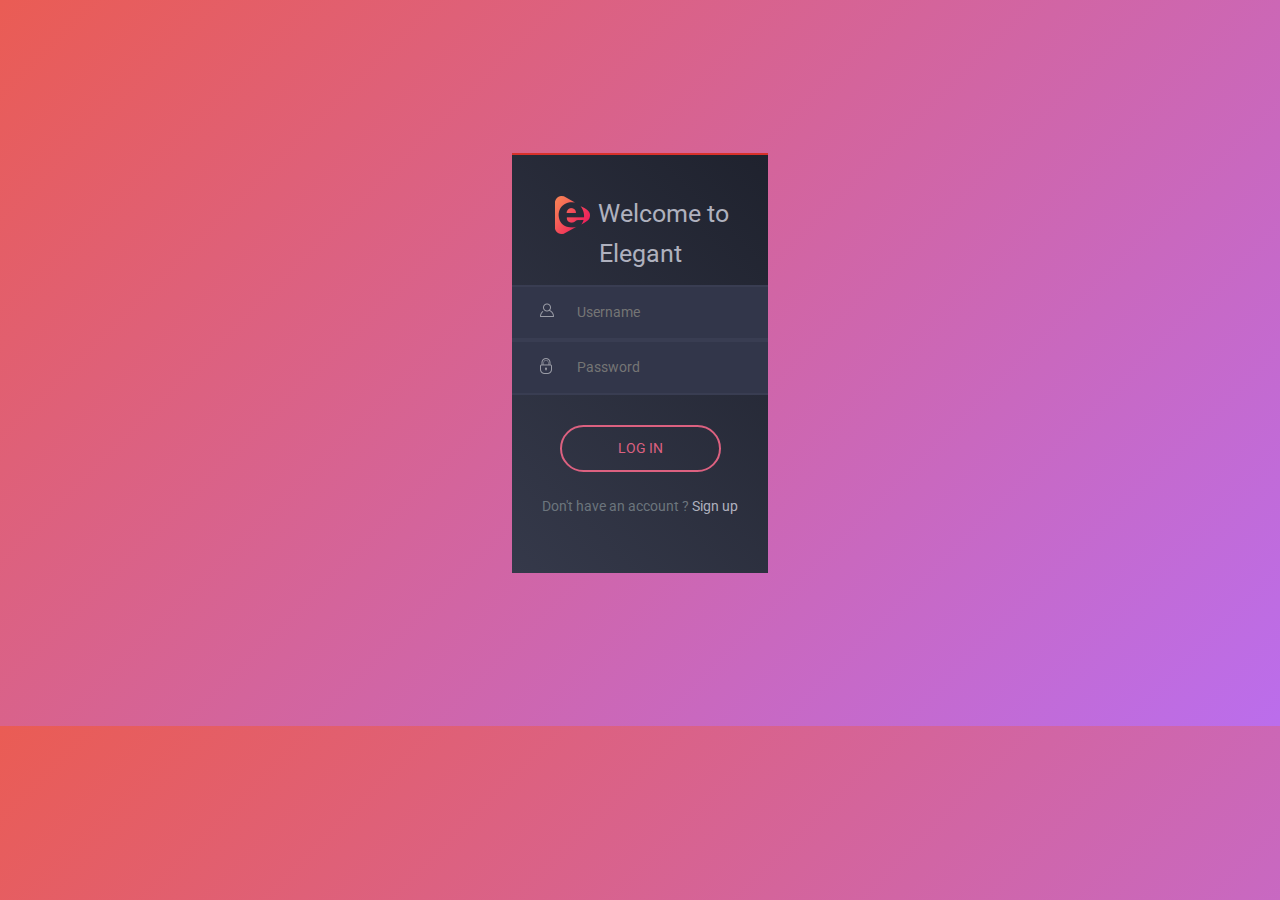
<file: login.html>
<!DOCTYPE html>
<html lang="en">

<head>
    <meta charset="UTF-8">
    <meta name="viewport" content="width=device-width, initial-scale=1.0">
    <meta http-equiv="X-UA-Compatible" content="ie=edge">
    <link rel="stylesheet" href="css/bootstrap.min.css">
    <link rel="stylesheet" href="css/owl.carousel.min.css">
    <link rel="stylesheet" href="css/owl.theme.default.min.css">
    <link rel="stylesheet" href="https://use.fontawesome.com/releases/v5.7.2/css/all.css"
        integrity="sha384-fnmOCqbTlWIlj8LyTjo7mOUStjsKC4pOpQbqyi7RrhN7udi9RwhKkMHpvLbHG9Sr" crossorigin="anonymous">
    <link rel="stylesheet" href="css/themify-icons.css">
    <link rel="stylesheet" href="css/style.css">
    <script src="js/jquery.min.js"></script>
    <script src="js/popper.min.js"></script>
    <script src="js/bootstrap.min.js"></script>
    <script src="js/owl.carousel.js"></script>
    <script src="js/script.js"></script>
    <title>Chi tiết</title>
</head>

<body id="login-bg">
    <div class="login">
        <div class="login-title">
            <img src="images/logo-icon.png" alt="">
            <span>Welcome to Elegant</span>
        </div>
        <div class="form">
            <form action="" class="login-form ">
                <div class="login-fields">
                    <div class="login-user">
                        <div class="login-user_icon">
                            <img src="images/user-icon.png" alt="">
                        </div>
                        <input type="text" placeholder="Username" name="username">
                    </div>
                    <div class="login-password">
                        <div class="login-user_icon">
                            <img src="images/lock_icon.png" alt="">
                        </div>
                        <input type="password" placeholder="Password" name="pass">
                    </div>
                    <div class="login-submit">
                        <button type="submit" class="btn-login">
                            <a href="index.html">Log in</a>
                        </button>
                    </div>
                    <p class="login-signup text-center mt-4">
                        Don't have an account ?
                        <a href="#" class="login-message">Sign up</a>
                    </p>
                </div>
            </form>
            <form action="" class="register-form">
                <div class="form-group">
                    <input type="text" placeholder="Full name">
                </div>
                <div class="form-group">
                    <input type="text" placeholder="User name">
                </div>
                <div class="form-group">
                    <input type="password" placeholder="Password">
                </div>
                <div class="form-group">
                    <input type="password" placeholder="Type your password again">
                </div>
                <div class="form-group">
                    <input type="email" placeholder="Email">
                </div>
                <div class="login-submit">
                    <button type="submit" class="btn-login">
                        <a href="index.html">Sign up</a>
                    </button>
                </div>
                <p class="login-signup text-center mt-4">
                    Already have an account ?
                    <a href="#" class="login-message">Sign in</a>
                </p>
            </form>
        </div>
    </div>
</body>

</html>
</file>
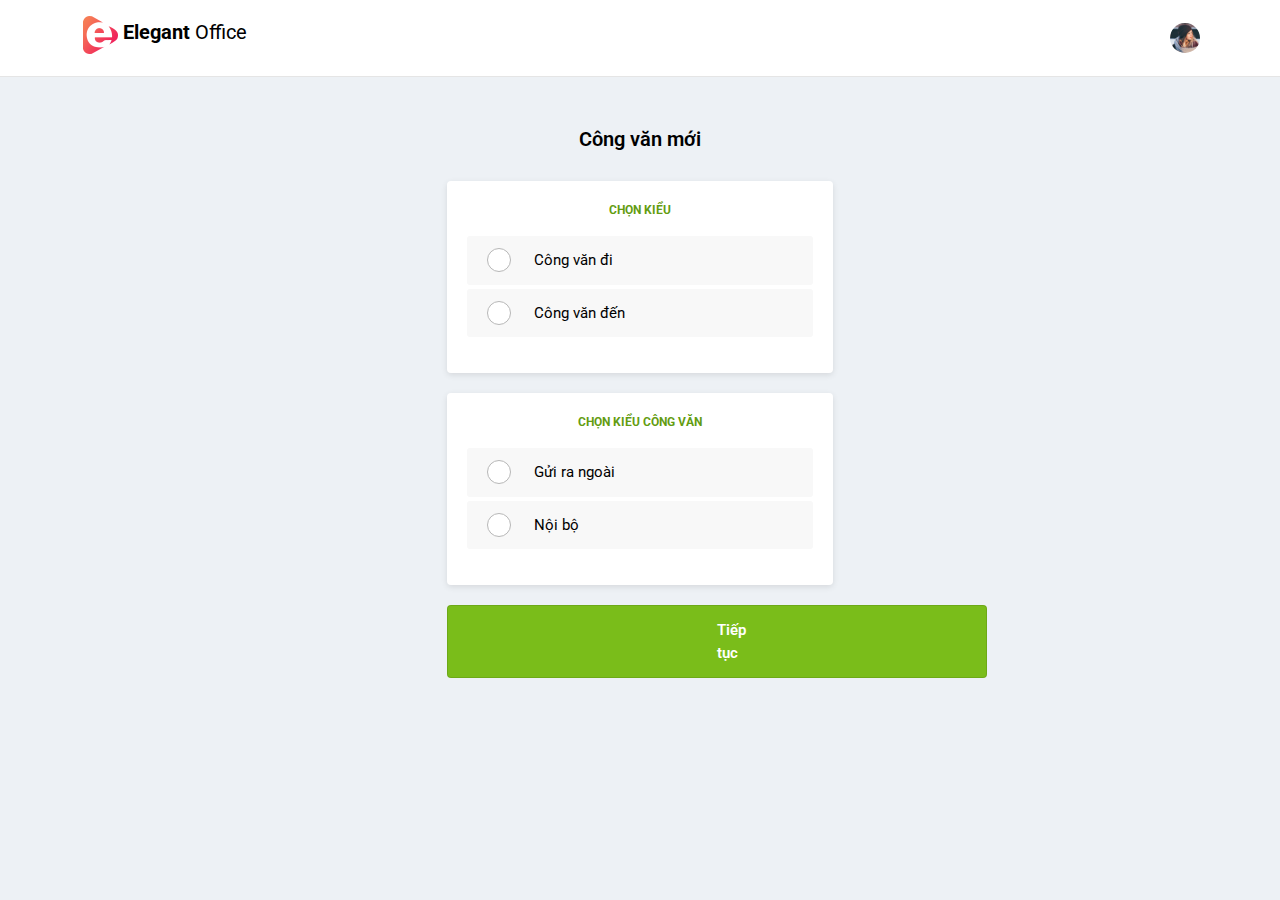
<file: them-cv.html>
<!DOCTYPE html>
<html lang="en">

<head>
    <meta charset="UTF-8">
    <meta name="viewport" content="width=device-width, initial-scale=1.0">
    <meta http-equiv="X-UA-Compatible" content="ie=edge">
    <link rel="stylesheet" href="css/bootstrap.min.css">
    <link rel="stylesheet" href="css/jquery.mentiony.css">
    <link rel="stylesheet" href="css/owl.carousel.min.css">
    <link rel="stylesheet" href="css/owl.theme.default.min.css">
    <link rel="stylesheet" href="https://use.fontawesome.com/releases/v5.7.2/css/all.css"
        integrity="sha384-fnmOCqbTlWIlj8LyTjo7mOUStjsKC4pOpQbqyi7RrhN7udi9RwhKkMHpvLbHG9Sr" crossorigin="anonymous">
    <link rel="stylesheet" href="css/themify-icons.css">
    <link rel="stylesheet" href="css/style.css">

    <script src="js/jquery.min.js"></script>
    <script src="js/jquery.mentiony.js"></script>
    <script src="js/ckeditor.js"></script>
    <script src="js/popper.min.js"></script>
    <script src="js/bootstrap.min.js"></script>
    <script src="js/owl.carousel.js"></script>
    <script src="js/script.js"></script>
    <title>Thêm mới</title>
</head>

<body>
    <section class="header">
        <div class="container-fluid fix-container">
            <div class="row">
                <div class="col-6">
                    <div class="logo">
                        <a href="index.html">
                            <img src="images/logo-icon.png" alt="">
                        </a>
                        <span class="logo-text">
                            <b>Elegant</b>
                            <em>Office</em>
                        </span>
                    </div>
                </div>
                <div class="col-6">
                    <ul class="navbar-nav">
                        <li class="nav-item dropdown text-right">
                            <a href="" class="nav-link dropdown-toggle text-muted waves-effect waves-dark"
                                data-toggle="dropdown">
                                <img src="images/4.jpg" class="img-circle" width="30" alt="">
                                <span>
                                    <i class="fas fa-caret-down"></i>
                                </span>
                            </a>
                            <div class="dropdown-menu dropdown-menu-right">
                                <a href="" class="dropdown-item">Thông tin cá nhân</a>
                                <div class="line"></div>
                                <a href="" class="dropdown-item">Sign Out</a>
                            </div>
                        </li>
                    </ul>
                </div>
            </div>
        </div>
    </section>

    <section id="create-cv">
        <div class="container-fluid">
            <div class="col-lg-4 m0-auto">
                <div class="add-title">
                    <h4 class="text-center">Công văn mới</h4>
                </div>
                <div class="create-section">
                    <div class="title">Chọn kiểu</div>
                    <ul class="list-create">
                        <li class="list-item">
                            <input type="radio" id="cvden" name="cv-type">
                            <label for="cvden">Công văn đi</label>
                        </li>
                        <li class="list-item">
                            <input type="radio" id="cvdi" name="cv-type">
                            <label for="cvdi">Công văn đến</label>
                        </li>
                    </ul>
                </div>
                <div class="create-section">
                    <div class="title">Chọn kiểu công văn</div>
                    <ul class="list-create">
                        <li class="list-item">
                            <input type="radio" id="rangoai" name="cv-type2">
                            <label for="rangoai">Gửi ra ngoài</label>
                        </li>
                        <li class="list-item">
                            <input type="radio" id="noibo" name="cv-type2">
                            <label for="noibo">Nội bộ</label>
                        </li>
                    </ul>
                </div>
                <div class="continue continue-js">Tiếp tục</div>
            </div>
        </div>
    </section>

    <section class="form-themcv">
        <div class="container-fluid">
            <div class="back back-js">
                <i class="fas fa-chevron-left"></i>
                <span>Quay lại</span>
            </div>
            <div class="main-form mt-5">
                <form action="">
                    <div class="row">
                        <div class="col-lg-9">
                            <div class="box-create-left create-section">
                                <h3 class="form-create-title mt-4 mb-4">
                                    Tạo mới công văn
                                </h3>
                                <div class="form-group">
                                    <label for="">Tiêu đề công văn</label>
                                    <input type="text" placeholder="Tiêu đề">
                                </div>
                                <div class="form-group">
                                    <label for="">Loại công văn</label>
                                    <select name="" id="">
                                        <option value="">Thông báo</option>
                                        <option value="">Hợp đồng</option>
                                        <option value="">Quyết định</option>
                                    </select>
                                </div>
                                <div class="form-group">
                                    <label for="">Gửi từ</label>
                                    <select name="" id="">
                                        <option value="">Phòng kế toán</option>
                                        <option value="">Phòng thư kí</option>
                                    </select>
                                </div>
                                <div class="form-group">
                                    <label for="">Danh sách người nhận</label>
                                    <div class="demo">

                                        <textarea id="t1" name="mention1" class="mention1" rows="6" cols="10">Try to @John</textarea>
                                    </div>
                                </div>
                                <div class="form-group">
                                    <label for="">Nội dung văn bản</label>
                                    <textarea name="editor1" id="editor" cols="30" rows="10"></textarea>
                                </div>
                                <div class="form-group">
                                    <label for="">Tệp đính kèm</label>
                                    <input type="file">
                                    <input type="file">
                                    <input type="file">
                                </div>
                                <div class="form-group">
                                    <label for="">Ghi chú</label>
                                    <textarea name="" id="" rows="5"></textarea>
                                </div>
                            </div>
                        </div>
                        <div class="col-lg-3">
                            <div class="box-create-right create-section">
                                <div class="box-approve">
                                    <h3 class="form-create-title mb-4">Xét duyệt công văn</h3>
                                    <div class="form-group">
                                        <select name="" id="">
                                            <option value="">Đang chờ duyệt</option>
                                            <option value="">Đã duyệt</option>
                                        </select>
                                    </div>
                                    <div class="form-group">
                                        <label for="">Người duyệt</label>
                                        <input type="text" placeholder="Nhập @ để tag">
                                    </div>
                                </div>
                            </div>
                            <div class="box-create-right create-section mt-5">
                                <div class="box-approve">
                                    <h3 class="form-create-title mb-4">Thông tin thêm</h3>
                                    <div class="form-group">
                                        <label for="">Ngày ban hành</label>
                                        <input type="date" name="" id="">
                                    </div>
                                    <div class="form-group">
                                        <label for="">Ngày hiệu lực</label>
                                        <input type="date" name="" id="">
                                    </div>
                                    <div class="form-group">
                                        <label for="">Ngày hết hạn</label>
                                        <input type="date" name="" id="">
                                    </div>
                                </div>
                            </div>
                            <div class="box-create-right create-section mt-5">
                                <div class="box-approve">
                                    <h3 class="form-create-title mb-4">Chữ ký</h3>
                                    <div class="form-group">
                                        <label for="">Tên người ký</label>
                                        <input type="text" name="" id="">
                                    </div>
                                    <div class="form-group">
                                        <label for="">Bộ phận</label>
                                        <input type="text" name="" id="">
                                    </div>
                                    <div class="form-group">
                                        <label for="">Thời gian ký</label>
                                        <input type="date" name="" id="">
                                    </div>
                                </div>
                            </div>
                        </div>
                    </div>
                    <button type="submit" class="btn-add continue">Tạo mới công văn</button>
                </form>
            </div>
        </div>
    </section>

    <script>
        $('textarea.mention1').mentiony({
                onDataRequest: function (mode, keyword, onDataRequestCompleteCallback) {

                    var data = [{
                            id: 1,
                            name: 'Nguyen Luat',
                            'avatar': 'https://goo.gl/WXAP1U',
                            'info': 'Vietnam',
                            href: 'http://a.co/id'
                        },
                        {
                            id: 2,
                            name: 'Dinh Luat',
                            'avatar': 'https://goo.gl/WXAP1U',
                            'info': 'Vietnam',
                            href: 'http://a.co/id'
                        },
                        {
                            id: 3,
                            name: 'Max Luat',
                            'avatar': 'https://goo.gl/WXAP1U',
                            'info': 'Vietnam',
                            href: 'http://a.co/id'
                        },
                        {
                            id: 4,
                            name: 'John Neo',
                            'avatar': 'https://goo.gl/WXAP1U',
                            'info': 'Vietnam',
                            href: 'http://a.co/id'
                        },
                        {
                            id: 5,
                            name: 'John Dinh',
                            'avatar': 'https://goo.gl/WXAP1U',
                            'info': 'Vietnam',
                            href: 'http://a.co/id'
                        },
                        {
                            id: 6,
                            name: 'Test User',
                            'avatar': 'https://goo.gl/WXAP1U',
                            'info': 'Vietnam',
                            href: 'http://a.co/id'
                        },
                        {
                            id: 7,
                            name: 'Test User 2',
                            'avatar': 'https://goo.gl/WXAP1U',
                            'info': 'Vietnam',
                            href: 'http://a.co/id'
                        },
                        {
                            id: 8,
                            name: 'No Test',
                            'avatar': 'https://goo.gl/WXAP1U',
                            'info': 'Vietnam',
                            href: 'http://a.co/id'
                        },
                        {
                            id: 9,
                            name: 'The User Foo',
                            'avatar': 'https://goo.gl/WXAP1U',
                            'info': 'Vietnam',
                            href: 'http://a.co/id'
                        },
                        {
                            id: 10,
                            name: 'Foo Bar',
                            'avatar': 'https://goo.gl/WXAP1U',
                            'info': 'Vietnam',
                            href: 'http://a.co/id'
                        },
                    ];

                    data = jQuery.grep(data, function (item) {
                        return item.name.toLowerCase().indexOf(keyword.toLowerCase()) > -1;
                    });

                    // Call this to populate mention.
                    onDataRequestCompleteCallback.call(this, data);
                },
                timeOut: 0,
                debug: 1,
            });
    </script>
</body>

</html>
</file>
<file: css/themify-icons.css>
@font-face {
	font-family: 'themify';
	src:url('../fonts/themify.eot?-fvbane');
	src:url('../fonts/themify.eot?#iefix-fvbane') format('embedded-opentype'),
		url('../fonts/themify.woff?-fvbane') format('woff'),
		url('../fonts/themify.ttf?-fvbane') format('truetype'),
		url('../fonts/themify.svg?-fvbane#themify') format('svg');
	font-weight: normal;
	font-style: normal;
}

[class^="ti-"], [class*=" ti-"] {
	font-family: 'themify';
	speak: none;
	font-style: normal;
	font-weight: normal;
	font-variant: normal;
	text-transform: none;
	line-height: 1;

	/* Better Font Rendering =========== */
	-webkit-font-smoothing: antialiased;
	-moz-osx-font-smoothing: grayscale;
}

.ti-wand:before {
	content: "\e600";
}
.ti-volume:before {
	content: "\e601";
}
.ti-user:before {
	content: "\e602";
}
.ti-unlock:before {
	content: "\e603";
}
.ti-unlink:before {
	content: "\e604";
}
.ti-trash:before {
	content: "\e605";
}
.ti-thought:before {
	content: "\e606";
}
.ti-target:before {
	content: "\e607";
}
.ti-tag:before {
	content: "\e608";
}
.ti-tablet:before {
	content: "\e609";
}
.ti-star:before {
	content: "\e60a";
}
.ti-spray:before {
	content: "\e60b";
}
.ti-signal:before {
	content: "\e60c";
}
.ti-shopping-cart:before {
	content: "\e60d";
}
.ti-shopping-cart-full:before {
	content: "\e60e";
}
.ti-settings:before {
	content: "\e60f";
}
.ti-search:before {
	content: "\e610";
}
.ti-zoom-in:before {
	content: "\e611";
}
.ti-zoom-out:before {
	content: "\e612";
}
.ti-cut:before {
	content: "\e613";
}
.ti-ruler:before {
	content: "\e614";
}
.ti-ruler-pencil:before {
	content: "\e615";
}
.ti-ruler-alt:before {
	content: "\e616";
}
.ti-bookmark:before {
	content: "\e617";
}
.ti-bookmark-alt:before {
	content: "\e618";
}
.ti-reload:before {
	content: "\e619";
}
.ti-plus:before {
	content: "\e61a";
}
.ti-pin:before {
	content: "\e61b";
}
.ti-pencil:before {
	content: "\e61c";
}
.ti-pencil-alt:before {
	content: "\e61d";
}
.ti-paint-roller:before {
	content: "\e61e";
}
.ti-paint-bucket:before {
	content: "\e61f";
}
.ti-na:before {
	content: "\e620";
}
.ti-mobile:before {
	content: "\e621";
}
.ti-minus:before {
	content: "\e622";
}
.ti-medall:before {
	content: "\e623";
}
.ti-medall-alt:before {
	content: "\e624";
}
.ti-marker:before {
	content: "\e625";
}
.ti-marker-alt:before {
	content: "\e626";
}
.ti-arrow-up:before {
	content: "\e627";
}
.ti-arrow-right:before {
	content: "\e628";
}
.ti-arrow-left:before {
	content: "\e629";
}
.ti-arrow-down:before {
	content: "\e62a";
}
.ti-lock:before {
	content: "\e62b";
}
.ti-location-arrow:before {
	content: "\e62c";
}
.ti-link:before {
	content: "\e62d";
}
.ti-layout:before {
	content: "\e62e";
}
.ti-layers:before {
	content: "\e62f";
}
.ti-layers-alt:before {
	content: "\e630";
}
.ti-key:before {
	content: "\e631";
}
.ti-import:before {
	content: "\e632";
}
.ti-image:before {
	content: "\e633";
}
.ti-heart:before {
	content: "\e634";
}
.ti-heart-broken:before {
	content: "\e635";
}
.ti-hand-stop:before {
	content: "\e636";
}
.ti-hand-open:before {
	content: "\e637";
}
.ti-hand-drag:before {
	content: "\e638";
}
.ti-folder:before {
	content: "\e639";
}
.ti-flag:before {
	content: "\e63a";
}
.ti-flag-alt:before {
	content: "\e63b";
}
.ti-flag-alt-2:before {
	content: "\e63c";
}
.ti-eye:before {
	content: "\e63d";
}
.ti-export:before {
	content: "\e63e";
}
.ti-exchange-vertical:before {
	content: "\e63f";
}
.ti-desktop:before {
	content: "\e640";
}
.ti-cup:before {
	content: "\e641";
}
.ti-crown:before {
	content: "\e642";
}
.ti-comments:before {
	content: "\e643";
}
.ti-comment:before {
	content: "\e644";
}
.ti-comment-alt:before {
	content: "\e645";
}
.ti-close:before {
	content: "\e646";
}
.ti-clip:before {
	content: "\e647";
}
.ti-angle-up:before {
	content: "\e648";
}
.ti-angle-right:before {
	content: "\e649";
}
.ti-angle-left:before {
	content: "\e64a";
}
.ti-angle-down:before {
	content: "\e64b";
}
.ti-check:before {
	content: "\e64c";
}
.ti-check-box:before {
	content: "\e64d";
}
.ti-camera:before {
	content: "\e64e";
}
.ti-announcement:before {
	content: "\e64f";
}
.ti-brush:before {
	content: "\e650";
}
.ti-briefcase:before {
	content: "\e651";
}
.ti-bolt:before {
	content: "\e652";
}
.ti-bolt-alt:before {
	content: "\e653";
}
.ti-blackboard:before {
	content: "\e654";
}
.ti-bag:before {
	content: "\e655";
}
.ti-move:before {
	content: "\e656";
}
.ti-arrows-vertical:before {
	content: "\e657";
}
.ti-arrows-horizontal:before {
	content: "\e658";
}
.ti-fullscreen:before {
	content: "\e659";
}
.ti-arrow-top-right:before {
	content: "\e65a";
}
.ti-arrow-top-left:before {
	content: "\e65b";
}
.ti-arrow-circle-up:before {
	content: "\e65c";
}
.ti-arrow-circle-right:before {
	content: "\e65d";
}
.ti-arrow-circle-left:before {
	content: "\e65e";
}
.ti-arrow-circle-down:before {
	content: "\e65f";
}
.ti-angle-double-up:before {
	content: "\e660";
}
.ti-angle-double-right:before {
	content: "\e661";
}
.ti-angle-double-left:before {
	content: "\e662";
}
.ti-angle-double-down:before {
	content: "\e663";
}
.ti-zip:before {
	content: "\e664";
}
.ti-world:before {
	content: "\e665";
}
.ti-wheelchair:before {
	content: "\e666";
}
.ti-view-list:before {
	content: "\e667";
}
.ti-view-list-alt:before {
	content: "\e668";
}
.ti-view-grid:before {
	content: "\e669";
}
.ti-uppercase:before {
	content: "\e66a";
}
.ti-upload:before {
	content: "\e66b";
}
.ti-underline:before {
	content: "\e66c";
}
.ti-truck:before {
	content: "\e66d";
}
.ti-timer:before {
	content: "\e66e";
}
.ti-ticket:before {
	content: "\e66f";
}
.ti-thumb-up:before {
	content: "\e670";
}
.ti-thumb-down:before {
	content: "\e671";
}
.ti-text:before {
	content: "\e672";
}
.ti-stats-up:before {
	content: "\e673";
}
.ti-stats-down:before {
	content: "\e674";
}
.ti-split-v:before {
	content: "\e675";
}
.ti-split-h:before {
	content: "\e676";
}
.ti-smallcap:before {
	content: "\e677";
}
.ti-shine:before {
	content: "\e678";
}
.ti-shift-right:before {
	content: "\e679";
}
.ti-shift-left:before {
	content: "\e67a";
}
.ti-shield:before {
	content: "\e67b";
}
.ti-notepad:before {
	content: "\e67c";
}
.ti-server:before {
	content: "\e67d";
}
.ti-quote-right:before {
	content: "\e67e";
}
.ti-quote-left:before {
	content: "\e67f";
}
.ti-pulse:before {
	content: "\e680";
}
.ti-printer:before {
	content: "\e681";
}
.ti-power-off:before {
	content: "\e682";
}
.ti-plug:before {
	content: "\e683";
}
.ti-pie-chart:before {
	content: "\e684";
}
.ti-paragraph:before {
	content: "\e685";
}
.ti-panel:before {
	content: "\e686";
}
.ti-package:before {
	content: "\e687";
}
.ti-music:before {
	content: "\e688";
}
.ti-music-alt:before {
	content: "\e689";
}
.ti-mouse:before {
	content: "\e68a";
}
.ti-mouse-alt:before {
	content: "\e68b";
}
.ti-money:before {
	content: "\e68c";
}
.ti-microphone:before {
	content: "\e68d";
}
.ti-menu:before {
	content: "\e68e";
}
.ti-menu-alt:before {
	content: "\e68f";
}
.ti-map:before {
	content: "\e690";
}
.ti-map-alt:before {
	content: "\e691";
}
.ti-loop:before {
	content: "\e692";
}
.ti-location-pin:before {
	content: "\e693";
}
.ti-list:before {
	content: "\e694";
}
.ti-light-bulb:before {
	content: "\e695";
}
.ti-Italic:before {
	content: "\e696";
}
.ti-info:before {
	content: "\e697";
}
.ti-infinite:before {
	content: "\e698";
}
.ti-id-badge:before {
	content: "\e699";
}
.ti-hummer:before {
	content: "\e69a";
}
.ti-home:before {
	content: "\e69b";
}
.ti-help:before {
	content: "\e69c";
}
.ti-headphone:before {
	content: "\e69d";
}
.ti-harddrives:before {
	content: "\e69e";
}
.ti-harddrive:before {
	content: "\e69f";
}
.ti-gift:before {
	content: "\e6a0";
}
.ti-game:before {
	content: "\e6a1";
}
.ti-filter:before {
	content: "\e6a2";
}
.ti-files:before {
	content: "\e6a3";
}
.ti-file:before {
	content: "\e6a4";
}
.ti-eraser:before {
	content: "\e6a5";
}
.ti-envelope:before {
	content: "\e6a6";
}
.ti-download:before {
	content: "\e6a7";
}
.ti-direction:before {
	content: "\e6a8";
}
.ti-direction-alt:before {
	content: "\e6a9";
}
.ti-dashboard:before {
	content: "\e6aa";
}
.ti-control-stop:before {
	content: "\e6ab";
}
.ti-control-shuffle:before {
	content: "\e6ac";
}
.ti-control-play:before {
	content: "\e6ad";
}
.ti-control-pause:before {
	content: "\e6ae";
}
.ti-control-forward:before {
	content: "\e6af";
}
.ti-control-backward:before {
	content: "\e6b0";
}
.ti-cloud:before {
	content: "\e6b1";
}
.ti-cloud-up:before {
	content: "\e6b2";
}
.ti-cloud-down:before {
	content: "\e6b3";
}
.ti-clipboard:before {
	content: "\e6b4";
}
.ti-car:before {
	content: "\e6b5";
}
.ti-calendar:before {
	content: "\e6b6";
}
.ti-book:before {
	content: "\e6b7";
}
.ti-bell:before {
	content: "\e6b8";
}
.ti-basketball:before {
	content: "\e6b9";
}
.ti-bar-chart:before {
	content: "\e6ba";
}
.ti-bar-chart-alt:before {
	content: "\e6bb";
}
.ti-back-right:before {
	content: "\e6bc";
}
.ti-back-left:before {
	content: "\e6bd";
}
.ti-arrows-corner:before {
	content: "\e6be";
}
.ti-archive:before {
	content: "\e6bf";
}
.ti-anchor:before {
	content: "\e6c0";
}
.ti-align-right:before {
	content: "\e6c1";
}
.ti-align-left:before {
	content: "\e6c2";
}
.ti-align-justify:before {
	content: "\e6c3";
}
.ti-align-center:before {
	content: "\e6c4";
}
.ti-alert:before {
	content: "\e6c5";
}
.ti-alarm-clock:before {
	content: "\e6c6";
}
.ti-agenda:before {
	content: "\e6c7";
}
.ti-write:before {
	content: "\e6c8";
}
.ti-window:before {
	content: "\e6c9";
}
.ti-widgetized:before {
	content: "\e6ca";
}
.ti-widget:before {
	content: "\e6cb";
}
.ti-widget-alt:before {
	content: "\e6cc";
}
.ti-wallet:before {
	content: "\e6cd";
}
.ti-video-clapper:before {
	content: "\e6ce";
}
.ti-video-camera:before {
	content: "\e6cf";
}
.ti-vector:before {
	content: "\e6d0";
}
.ti-themify-logo:before {
	content: "\e6d1";
}
.ti-themify-favicon:before {
	content: "\e6d2";
}
.ti-themify-favicon-alt:before {
	content: "\e6d3";
}
.ti-support:before {
	content: "\e6d4";
}
.ti-stamp:before {
	content: "\e6d5";
}
.ti-split-v-alt:before {
	content: "\e6d6";
}
.ti-slice:before {
	content: "\e6d7";
}
.ti-shortcode:before {
	content: "\e6d8";
}
.ti-shift-right-alt:before {
	content: "\e6d9";
}
.ti-shift-left-alt:before {
	content: "\e6da";
}
.ti-ruler-alt-2:before {
	content: "\e6db";
}
.ti-receipt:before {
	content: "\e6dc";
}
.ti-pin2:before {
	content: "\e6dd";
}
.ti-pin-alt:before {
	content: "\e6de";
}
.ti-pencil-alt2:before {
	content: "\e6df";
}
.ti-palette:before {
	content: "\e6e0";
}
.ti-more:before {
	content: "\e6e1";
}
.ti-more-alt:before {
	content: "\e6e2";
}
.ti-microphone-alt:before {
	content: "\e6e3";
}
.ti-magnet:before {
	content: "\e6e4";
}
.ti-line-double:before {
	content: "\e6e5";
}
.ti-line-dotted:before {
	content: "\e6e6";
}
.ti-line-dashed:before {
	content: "\e6e7";
}
.ti-layout-width-full:before {
	content: "\e6e8";
}
.ti-layout-width-default:before {
	content: "\e6e9";
}
.ti-layout-width-default-alt:before {
	content: "\e6ea";
}
.ti-layout-tab:before {
	content: "\e6eb";
}
.ti-layout-tab-window:before {
	content: "\e6ec";
}
.ti-layout-tab-v:before {
	content: "\e6ed";
}
.ti-layout-tab-min:before {
	content: "\e6ee";
}
.ti-layout-slider:before {
	content: "\e6ef";
}
.ti-layout-slider-alt:before {
	content: "\e6f0";
}
.ti-layout-sidebar-right:before {
	content: "\e6f1";
}
.ti-layout-sidebar-none:before {
	content: "\e6f2";
}
.ti-layout-sidebar-left:before {
	content: "\e6f3";
}
.ti-layout-placeholder:before {
	content: "\e6f4";
}
.ti-layout-menu:before {
	content: "\e6f5";
}
.ti-layout-menu-v:before {
	content: "\e6f6";
}
.ti-layout-menu-separated:before {
	content: "\e6f7";
}
.ti-layout-menu-full:before {
	content: "\e6f8";
}
.ti-layout-media-right-alt:before {
	content: "\e6f9";
}
.ti-layout-media-right:before {
	content: "\e6fa";
}
.ti-layout-media-overlay:before {
	content: "\e6fb";
}
.ti-layout-media-overlay-alt:before {
	content: "\e6fc";
}
.ti-layout-media-overlay-alt-2:before {
	content: "\e6fd";
}
.ti-layout-media-left-alt:before {
	content: "\e6fe";
}
.ti-layout-media-left:before {
	content: "\e6ff";
}
.ti-layout-media-center-alt:before {
	content: "\e700";
}
.ti-layout-media-center:before {
	content: "\e701";
}
.ti-layout-list-thumb:before {
	content: "\e702";
}
.ti-layout-list-thumb-alt:before {
	content: "\e703";
}
.ti-layout-list-post:before {
	content: "\e704";
}
.ti-layout-list-large-image:before {
	content: "\e705";
}
.ti-layout-line-solid:before {
	content: "\e706";
}
.ti-layout-grid4:before {
	content: "\e707";
}
.ti-layout-grid3:before {
	content: "\e708";
}
.ti-layout-grid2:before {
	content: "\e709";
}
.ti-layout-grid2-thumb:before {
	content: "\e70a";
}
.ti-layout-cta-right:before {
	content: "\e70b";
}
.ti-layout-cta-left:before {
	content: "\e70c";
}
.ti-layout-cta-center:before {
	content: "\e70d";
}
.ti-layout-cta-btn-right:before {
	content: "\e70e";
}
.ti-layout-cta-btn-left:before {
	content: "\e70f";
}
.ti-layout-column4:before {
	content: "\e710";
}
.ti-layout-column3:before {
	content: "\e711";
}
.ti-layout-column2:before {
	content: "\e712";
}
.ti-layout-accordion-separated:before {
	content: "\e713";
}
.ti-layout-accordion-merged:before {
	content: "\e714";
}
.ti-layout-accordion-list:before {
	content: "\e715";
}
.ti-ink-pen:before {
	content: "\e716";
}
.ti-info-alt:before {
	content: "\e717";
}
.ti-help-alt:before {
	content: "\e718";
}
.ti-headphone-alt:before {
	content: "\e719";
}
.ti-hand-point-up:before {
	content: "\e71a";
}
.ti-hand-point-right:before {
	content: "\e71b";
}
.ti-hand-point-left:before {
	content: "\e71c";
}
.ti-hand-point-down:before {
	content: "\e71d";
}
.ti-gallery:before {
	content: "\e71e";
}
.ti-face-smile:before {
	content: "\e71f";
}
.ti-face-sad:before {
	content: "\e720";
}
.ti-credit-card:before {
	content: "\e721";
}
.ti-control-skip-forward:before {
	content: "\e722";
}
.ti-control-skip-backward:before {
	content: "\e723";
}
.ti-control-record:before {
	content: "\e724";
}
.ti-control-eject:before {
	content: "\e725";
}
.ti-comments-smiley:before {
	content: "\e726";
}
.ti-brush-alt:before {
	content: "\e727";
}
.ti-youtube:before {
	content: "\e728";
}
.ti-vimeo:before {
	content: "\e729";
}
.ti-twitter:before {
	content: "\e72a";
}
.ti-time:before {
	content: "\e72b";
}
.ti-tumblr:before {
	content: "\e72c";
}
.ti-skype:before {
	content: "\e72d";
}
.ti-share:before {
	content: "\e72e";
}
.ti-share-alt:before {
	content: "\e72f";
}
.ti-rocket:before {
	content: "\e730";
}
.ti-pinterest:before {
	content: "\e731";
}
.ti-new-window:before {
	content: "\e732";
}
.ti-microsoft:before {
	content: "\e733";
}
.ti-list-ol:before {
	content: "\e734";
}
.ti-linkedin:before {
	content: "\e735";
}
.ti-layout-sidebar-2:before {
	content: "\e736";
}
.ti-layout-grid4-alt:before {
	content: "\e737";
}
.ti-layout-grid3-alt:before {
	content: "\e738";
}
.ti-layout-grid2-alt:before {
	content: "\e739";
}
.ti-layout-column4-alt:before {
	content: "\e73a";
}
.ti-layout-column3-alt:before {
	content: "\e73b";
}
.ti-layout-column2-alt:before {
	content: "\e73c";
}
.ti-instagram:before {
	content: "\e73d";
}
.ti-google:before {
	content: "\e73e";
}
.ti-github:before {
	content: "\e73f";
}
.ti-flickr:before {
	content: "\e740";
}
.ti-facebook:before {
	content: "\e741";
}
.ti-dropbox:before {
	content: "\e742";
}
.ti-dribbble:before {
	content: "\e743";
}
.ti-apple:before {
	content: "\e744";
}
.ti-android:before {
	content: "\e745";
}
.ti-save:before {
	content: "\e746";
}
.ti-save-alt:before {
	content: "\e747";
}
.ti-yahoo:before {
	content: "\e748";
}
.ti-wordpress:before {
	content: "\e749";
}
.ti-vimeo-alt:before {
	content: "\e74a";
}
.ti-twitter-alt:before {
	content: "\e74b";
}
.ti-tumblr-alt:before {
	content: "\e74c";
}
.ti-trello:before {
	content: "\e74d";
}
.ti-stack-overflow:before {
	content: "\e74e";
}
.ti-soundcloud:before {
	content: "\e74f";
}
.ti-sharethis:before {
	content: "\e750";
}
.ti-sharethis-alt:before {
	content: "\e751";
}
.ti-reddit:before {
	content: "\e752";
}
.ti-pinterest-alt:before {
	content: "\e753";
}
.ti-microsoft-alt:before {
	content: "\e754";
}
.ti-linux:before {
	content: "\e755";
}
.ti-jsfiddle:before {
	content: "\e756";
}
.ti-joomla:before {
	content: "\e757";
}
.ti-html5:before {
	content: "\e758";
}
.ti-flickr-alt:before {
	content: "\e759";
}
.ti-email:before {
	content: "\e75a";
}
.ti-drupal:before {
	content: "\e75b";
}
.ti-dropbox-alt:before {
	content: "\e75c";
}
.ti-css3:before {
	content: "\e75d";
}
.ti-rss:before {
	content: "\e75e";
}
.ti-rss-alt:before {
	content: "\e75f";
}
</file>
<file: css/style.css>
@import url('https://fonts.googleapis.com/css?family=Roboto&display=swap');

body {
    font-family: 'Roboto', sans-serif;
    font-size: 14px;
    background-color: #edf1f5;
    color: black;
}

em {
    font-style: normal;
}

.logo-text {
    font-size: 20px;
}

.header {
    background-color: white;
    padding: 15px 0;
    border-bottom: 1px solid rgba(0, 0, 0, 0.1);
}

.img-circle {
    border-radius: 100%;
}

a {
    color: black;
}

.c-blue{
    color: #2196f3!important;
}

.c-brown{
    color: #795548!important;
}

.c-orange{
    color: #ff5722!important;
}

.c-indigo{
    color: #3f51b5!important;
}

a:hover {
    text-decoration: none;
}

.m0-auto {
    margin: 0 auto;
}

.dropdown-toggle::after {
    display: none;
}

.line {
    width: 100%;
    height: 1px;
    background-color: #ddd;
}

.waves-effect {
    position: relative;
    cursor: pointer;
    display: inline-block;
    overflow: hidden;
    -webkit-user-select: none;
    -moz-user-select: none;
    -ms-user-select: none;
    user-select: none;
    -webkit-tap-highlight-color: transparent;
    vertical-align: middle;
    z-index: 1;
    will-change: opacity, transform;
    -webkit-transition: all 0.1s ease-out;
    -moz-transition: all 0.1s ease-out;
    -o-transition: all 0.1s ease-out;
    -ms-transition: all 0.1s ease-out;
    transition: all 0.1s ease-out;
}

.fix-container {
    padding: 0 5rem;
}

.btn-them {
    color: #fff !important;
    font-size: 13px;
    text-transform: uppercase;
    position: relative;
    font-weight: 600;
    text-align: center;
    font-weight: bold;
    -moz-border-radius: 2px;
    -webkit-border-radius: 2px;
    border-radius: 2px;
    background-color: #f24859;
    padding: 13px 18px;
}

.menu-content a {
    color: #666;
    font-size: 15px;
}

.menu-content a:hover {
    color: black;
}

.icon-holder {
    display: inline-block;
    position: relative;
    -webkit-transition: all .3s ease;
    -o-transition: all .3s ease;
    transition: all .3s ease;
    margin-right: 8px;
}

.main-body {
    background-color: #fff;
    border: 1px solid rgba(0, 0, 0, 0.1);
    border-top: none;
}

.subheader {
    padding: 15px 30px;
    background-color: #fff;
    position: relative;
}

.menu-content .active {
    font-weight: bold;
    /* background: rgba(0, 0, 0, 0.075);
    border-radius: 50px; */
}

.menu-content .active a {
    color: #111;
}

.menu-content li {
    padding-left: 25px;
}

.sub-header {
    padding: 15px 30px;
    background-color: #fff;
    position: relative;
    border-bottom: 1px solid #ccc;
}

.sub-header .title {
    font-size: 24px;
    padding: 4px 0;
}

.search input {
    padding: 6px;
    width: 50%;
}

.board th {
    padding: 10px 20px 10px 0px;
    border-bottom: 1px solid #ccc;
    text-align: left;
}

.board table {
    width: 100%;
}

.board th,
.board td {
    vertical-align: top;
}

.board .icons .icon-status .square {
    margin-top: 1px;
    width: 12px;
    height: 12px;
    border: 1px solid rgba(0, 0, 0, 0.05);
    background-color: #bbb;
    -moz-border-radius: 7px;
    -webkit-border-radius: 7px;
    border-radius: 7px;
    -webkit-box-sizing: border-box;
    -moz-box-sizing: border-box;
    box-sizing: border-box;
}

.board .name .group-name {
    font-weight: 600;
}

.url {
    cursor: pointer;
}

.board .name .url:hover {
    color: #2a91d6;
    text-decoration: underline;
}

.text-alt {
    color: #e85200;
}

.board .name {
    font-size: 15px;
    cursor: pointer;
    color: #222;
    display: block;
    display: -webkit-box;
    max-height: 40px;
    font-size: 16px;
    line-height: 20px;
    -webkit-line-clamp: 2;
    -webkit-box-orient: vertical;
    overflow: hidden;
    text-overflow: ellipsis;
}

.board td {
    padding: 11px 20px 11px 0px;
    border-bottom: 1px solid rgba(0, 0, 0, 0.13);
    position: relative;
}

.board .info {
    font-size: 12px;
    color: #999;
    padding-top: 6px;
}

.board .info .url {
    color: #333;
}

.board .info .url:hover {
    color: #2a91d6;
    text-decoration: underline;
}

.board .status.status-1 {
    background: rgba(122, 189, 26, 0.9);
    border: 2px solid #7abd1a;
    color: #fff;
}

.board .status {
    text-transform: uppercase;
    font-weight: 600;
    font-size: 11px;
    text-align: center;
    border: 2px solid #aaa;
    padding: 8px 0;
    margin-bottom: 2px;
    margin-top: 2px;
    -moz-border-radius: 2px;
    -webkit-border-radius: 2px;
    border-radius: 2px;
}

.action-text {
    cursor: pointer;
    padding: 6px 10px;
    text-transform: uppercase;
    border: 1px solid rgba(0, 0, 0, 0.1);
    border-radius: 2px;
    background-color: #f9f9f9;
    font-size: 11px;
    font-weight: bold;
    color: #333;
}

.action-text:hover {
    color: #333;
    background-color: #fff;
}

.seen .icons .icon-status .square {
    background-color: #7abd1a;
}

.notseen {
    background-color: #f3f3f3;
}

.action {
    margin-top: 20px;
}

.board .status.status--1 {
    background: rgba(195, 67, 67, 0.1);
    border: 2px solid #c34343;
    color: #b93333;
}

.breadcrumb {
    background-color: #fff;
}

.breadcrumb a {
    color: #aaa;
}

.breadcrumb a:hover {
    text-decoration: underline;
    color: #2a91d6;
}

.main-body .breadcrumb {
    text-transform: uppercase;
    font-size: 11px;
    color: #aaa;
    position: relative;
    border-bottom: 1px solid #eee;
    padding: 15px 0px;
    margin: 0 20px;
    z-index: 1000;
}

.doc-main {
    padding: 20px;
}

.top-content .title {
    font-size: 24px;
    padding-bottom: 8px;
}

.top-content .subtitle {
    padding-bottom: 10px;
    font-size: 12px;
    color: #888;
}

.range {
    padding-top: 3px;
    font-size: 15px;
    color: #aaa;
}

.seal .text {
    margin-top: 24px;
    margin-left: 13px;
    float: left;
    text-transform: uppercase;
}

.top-content .subtitle {
    padding-bottom: 10px;
    font-size: 12px;
    color: #888;
}

.top-content .subtitle .tag {
    padding: 3px 6px;
    margin-right: 5px;
    display: inline-block;
    font-size: 13px;
    -moz-border-radius: 2px;
    -webkit-border-radius: 2px;
    border-radius: 2px;
}

.tag-alt7-more {
    background: rgba(255, 111, 34, 0.7);
    color: #fff;
}

.document-content {
    padding: 15px 20px;
    border: 1px solid rgba(0, 0, 0, 0.1);
    margin-bottom: 20px;
    border-left: 5px solid rgba(0, 0, 0, 0.1);
    background-color: #fafafa;
    margin-top: 10px;
    -moz-border-radius: 2px;
    -webkit-border-radius: 2px;
    border-radius: 2px;
}

.files .subheader {
    font-weight: 600;
    font-size: 18px;
    padding: 15px 0px;
}

.file {
    padding: 15px 0px 0 0;
    box-shadow: inset 0 0 0 1px rgba(0, 0, 0, 0.1);
    border-top: 2px solid rgba(0, 0, 0, 0.1);
    position: relative;
    overflow: hidden;
    margin-bottom: 20px;
    -moz-border-radius: 2px;
    -webkit-border-radius: 2px;
    border-radius: 2px;
}

.file-header {
    padding: 0 20px;
    padding-bottom: 15px;
    border-bottom: 1px solid rgba(0, 0, 0, 0.1);
}

.file-header .file-name {
    font-size: 15px;
    font-weight: 600;
    padding-bottom: 3px;
}

.comment {
    border: 1px solid rgba(0, 0, 0, 0.1);
    border-top: 2px solid rgba(0, 0, 0, 0.1);
    -moz-border-radius: 3px;
    -webkit-border-radius: 3px;
    border-radius: 3px;
    padding: 10px 20px;
}

.box-post {
    background-color: #fff;
    -moz-border-radius: 4px;
    -webkit-border-radius: 4px;
    border-radius: 4px;
    padding: 13px 0px;
    position: relative;
}

.box-post .user {
    font-size: 13px;
    padding-bottom: 20px;
}

.box-post .user .name .info {
    font-weight: 300;
    color: #999;
    font-size: 12px;
    padding-top: 3px;
}

.box-post .user .name em {
    font-weight: 600;
    font-size: 14px;
}

.clear {
    clear: both;
}

.form-post textarea {
    width: 100%;
    background-color: #f9f9f9;
    resize: none;
    padding: 10px;
    min-height: 36px;
    line-height: 22px;
    font-size: 15px;
    border: 1px solid #ddd;
    -moz-border-radius: 3px;
    -webkit-border-radius: 3px;
    border-radius: 3px;
    min-height: 50px;
    -moz-box-shadow: inset 1px 2px 2px #eee;
    -webkit-box-shadow: inset 1px 2px 2px #eee;
    box-shadow: inset 1px 2px 2px #eee;
}

textarea:focus {
    outline: none;
}

.box-cmt_header {
    padding: 30px 0 10px 0;
    font-size: 16px;
    font-weight: 300;
    color: #888;
    text-transform: uppercase;
    border-bottom: 1px solid #eee;
}

.list-cmt .info {
    font-size: 13px;
    color: #999;
}

.hidden {
    display: none;
}

.reply-input {
    padding: 15px;
    background-color: #f3f3f3;
}

.reply-input input {
    width: 100%;
    background-color: #fff;
    padding: 7px 9px;
    padding-right: 50px;
    height: 32px;
    border: 1px solid #e8e8e8;
    min-height: 36px;
}

.tra-loi {
    cursor: pointer;
}

.tra-loi:hover {
    text-decoration: underline;
    color: #2a91d6;
}

.box-reply {
    padding: 25px 65px;
}

.show {
    display: block;
}

.type span {
    color: #2a91d6;
}

.box-info label {
    font-size: 15px;
}

.box-info {
    padding: 20px 0;
    border-bottom: 1px solid #eee;
}

.box-seen {
    padding: 20px 0;
    border-bottom: 1px solid #eee;
}

.box-seen .title {
    font-weight: bold;
    font-size: 15px;
    padding-bottom: 13px;
}

.avatars .image {
    width: 24px;
    height: 24px;
    overflow: hidden;
    float: left;
    cursor: pointer;
    -moz-border-radius: 12px;
    -webkit-border-radius: 12px;
    border-radius: 12px;
    margin-right: 3px;
}

.avatars .image img {
    width: 24px;
    height: 24px;
}

.box-info .title {
    font-weight: bold;
    font-size: 15px;
    padding-bottom: 13px;
}

.box-more-info {
    font-size: 13px;
}

.file-display object {
    width: 100%;
    height: 600px;
}

#create-cv {
    padding: 30px 0;
}

.add-title h4 {
    font-weight: 600;
    font-size: 20px;
    padding: 20px 0;
    margin-bottom: 10px;
}

.create-section {
    background-color: #fff;
    -moz-border-radius: 4px;
    -webkit-border-radius: 4px;
    border-radius: 4px;
    padding: 20px;
    margin-bottom: 20px;
    -moz-box-shadow: 0 2px 6px 0px rgba(0, 0, 0, 0.1);
    -webkit-box-shadow: 0 2px 6px 0px rgba(0, 0, 0, 0.1);
    box-shadow: 0 2px 6px 0px rgba(0, 0, 0, 0.1);
    -webkit-transition-property: all;
    -moz-transition-property: all;
    -o-transition-property: all;
    transition-property: all;
    -webkit-transition-duration: 0.2s;
    -moz-transition-duration: 0.2s;
    -o-transition-duration: 0.2s;
    transition-duration: 0.2s;
    position: relative;
}

.create-section .title {
    text-transform: uppercase;
    font-size: 12px;
    font-weight: bold;
    text-align: center;
    color: #639c11;
    padding-bottom: 4px;
    cursor: pointer;
    position: relative;
    text-align: center;
}

.list-create {
    padding-top: 13px;
    list-style: none;
    padding-left: 0;
}

.list-create .list-item {
    padding: 13px 0 13px 50px;
    position: relative;
    font-size: 15px;
    cursor: pointer;
    -moz-border-radius: 3px;
    -webkit-border-radius: 3px;
    border-radius: 3px;
    background-color: #f8f8f8;
    margin-bottom: 4px;
}

.list-create input:checked,
.list-create input:not(:checked) {
    visibility: hidden;
}

.list-create input:checked+label,
.list-create input:not(:checked)+label {
    position: relative;
    cursor: pointer;
}

.list-create input:checked+label:before,
.list-create input:not(:checked)+label:before {
    content: '';
    position: absolute;
    left: -47px;
    top: -1px;
    width: 24px;
    height: 24px;
    border: 1px solid #b7b7b7;
    border-radius: 100%;
    background: #fff;
}

.list-create input:not(:checked)+label:after {
    opacity: 0;
    -webkit-transform: scale(0);
    transform: scale(0);
}

.list-create input:checked+label:after,
.list-create input:not(:checked)+label:after {
    content: '';
    width: 16px;
    height: 16px;
    background: #639c11;
    position: absolute;
    top: 3px;
    left: -43px;
    border-radius: 100%;
    -webkit-transition: all 0.2s ease;
    transition: all 0.2s ease;
}

.list-item label {
    margin: 0;
}

.list-item:hover {
    background: rgba(42, 145, 214, 0.1);
}

.list-create input:checked label {
    color: #639c11;
}

.continue {
    margin-bottom: 20px;
    text-align: center;
    font-size: 15px;
    cursor: pointer;
    font-weight: 600;
    border: 1px solid rgba(0, 0, 0, 0.1);
    -moz-border-radius: 4px;
    -webkit-border-radius: 4px;
    border-radius: 4px;
    padding: 13px 269px;
    background-color: #7abd1a;
    color: #fff;
}

.continue:hover {
    color: #fff;
}

.form-themcv {
    display: none;
    padding: 30px 0;
}

.back {
    margin-left: 40px;
    font-size: 20px;
    color: #7abd1a;
    cursor: pointer;
}

form,
textarea {
    width: 100%;
}

.main-form {
    padding: 0 8%;
}

.box-create-left {
    padding: 15px 45px;
}

.box-create-left input,
select {
    width: 100%;
    padding: 10px;
}

.box-create-left label {
    font-size: 18px;
}

input,
select:focus {
    outline: none;
}

.main-form .form-group {
    margin-bottom: 1.5rem;
}

.ck.ck-editor__editable_inline>:last-child {
    height: 300px;
}

.box-create-left input[type="file"] {
    border: 1px solid rgba(0, 0, 0, 0.1);
    margin-bottom: 5px;
}

textarea {
    resize: none;
    width: 100%;
}

.box-approve h3 {
    font-size: 1.3rem;
}

.box-create-right input {
    width: 100%;
    padding: 10px;
}

.box-create-right input[type="date"],
.box-create-right input[type="text"] {
    border: none;
    border-bottom: 1px solid rgba(0, 0, 0, 0.1);
}

.box-approve label {
    text-transform: uppercase;
}

.btn-add {
    margin-left: 230px;
}

.mentiony-container,
.mentiony-content {
    width: 100% !important;
}

.demo-item {
    height: 300px;
}

.demo-item .demo,
.demo-item .demo>* {
    height: 100%;
}

.demo-item .code,
.demo-item .code>* {
    height: 100%;
}

.demo-item .code,
.demo-item .code>pre>code {
    padding: 0;
    background: none
}

.demo-item .code>pre>code {
    width: 999px !important;
    display: block;
}

pre.prettyprint {
    background-color: #693d3d !important;
}

.news-item--img img {
    display: block;
    margin: 0 auto;
    height: 150px;
}

.ban-hanh {
    background: #568c08;
    color: #fff;
    display: inline-block;
    padding: 5px 10px;
    border-radius: 4px;
    letter-spacing: .2em;
    font-weight: 700;
    font-size: 7px;
    text-transform: uppercase;
    margin-right: 2px;
}

.news-item-text {
    /* margin-top: 20px; */
    background: #f7f7f7;
    padding: 10px;
    border: 1px solid #eee;
    position: relative;
    height: 220px;
}

.loai-congvan {
    background: #ce1414cc;
}

.news-name h4 {
    font-size: 14px;
    line-height: 20px;
    color: #222;
    font-weight: 500;
    margin-bottom: 5px;
    -webkit-transition: all 300ms linear 0s;
    -o-transition: all 300ms linear 0s;
    transition: all 300ms linear 0s;
}

.news-name h4:hover {
    color: #ff1857;
}

.author-figure img {
    width: 30px;
    border-radius: 50%;
}

.news-info p {
    color: #666;
    font-size: 14px;
}

.pdf i {
    color: brown;
    font-size: 18px;
    margin-left: 35px;
}

.macv {
    color: #0b9a9b;
    font-weight: 600;
}

.news-avatar {
    margin-bottom: 10px;
}

.color-dark {
    color: #111;
}

.chitiet {
    padding: 5px 20px;
    background: #1175e9;
    border-radius: 3px;
    color: #fff;
}

.chitiet:hover {
    color: #fff;
}

.news-item--img {
    border: 1px solid #ddd;
}

.news {
    margin-top: 35px;
}

.news .col-lg-2 {
    margin-bottom: 30px;
}

#login-bg {
    background: linear-gradient(135deg, #EA5C54 0%, #bb6dec 100%);
}

.login {
    background: linear-gradient(45deg, #35394a 0%, #1f222e 100%);
    border-top: 2px solid #D8312A;
    padding: 40px 0;
    /* height: 40vh; */
    width: 20vw;
    margin: 17vh auto;
}

.login-title {
    color: #afb1be;
    height: 60px;
    text-align: center;
    font-size: 25px;
    margin-bottom: 30px;
}

.login-fields input[type='text'],
.login-fields input[type='password'] {
    color: #afb1be;
    width: 100%;
    background: #32364a;
    padding: 15px 65px;
    border-top: 2px solid #393d52;
    border-bottom: 2px solid #393d52;
    border-right: none;
    border-left: none;
    outline: none;
    box-shadow: none;
}

.login-user_icon {
    opacity: .5;
}

.login-user_icon img {
    position: absolute;
    top: 18px;
    left: 28px;
}

.login-user,
.login-password {
    position: relative;
}

.login-submit {
    text-align: center;
    margin-top: 30px;
}

.btn-login {
    border-radius: 50px;
    background: transparent;
    /* padding: 10px 50px; */
    border: 2px solid #DC6180;
    color: #DC6180;
    text-transform: uppercase;
    font-size: 14px;
    transition-duration: .2s;
    outline: 0;
}

.btn-login a {
    color: #DC6180;
    padding: 10px 50px;
    display: block;
}

.btn-login:hover {
    background: #DC6180;
    cursor: pointer;
    transition-property: background, color;
    transition-duration: .2s;
}

.btn-login:hover a {
    color: white;
}

.login-signup a:hover {
    color: #DC6180;
}

.login-signup a {
    color: #afb1be;
}

.register-form {
    display: none;
}

.register-form input {
    color: #afb1be;
    width: 100%;
    background: #32364a;
    padding: 9px 20px;
    border-top: 2px solid #393d52;
    border-bottom: 2px solid #393d52;
    border-right: none;
    border-left: none;
    outline: none;
    box-shadow: none;
}

button:focus {
    outline: 0 !important;
}

input[name="username"]:-webkit-autofill,
input[name="username"]:-webkit-autofill:focus {
    border-top: 2px solid #393d52;
    border-bottom: 2px solid #393d52;
    -webkit-text-fill-color: #afb1be;
    -webkit-box-shadow: none;
    transition: background-color 5000s ease-in-out 0s;
}
.login-signup{
    color: #6c757d;
}
.mentiony-popover{
    top: 42px !important;
    left: 0px !important;
}
.btn-search{
    color: #fff;
    background-color: #17a2b8;
    border-color: #17a2b8;
    position: absolute;
    right: 0px;
    border: none;
    padding: 8px 13px;
    cursor: pointer;
}
.master .col-lg-2{
    background: #fff;
}
.btn-toggle{
    position: absolute;
    left: -40px;
    top: 5px;
    font-size: 22px;
    border-radius: 50%;
    padding: 2px 10px;
}
.menu {
    position: absolute;
    -webkit-box-sizing: border-box;
    -moz-box-sizing: border-box;
    box-sizing: border-box;
    width: 230px;
    height: 100%;
    z-index: 7999;
    background: #fff;
}
.main-body{
    margin-left: 255px;
}
.menu-content li:nth-child(1){
    padding: 0 0 35px 6px;
}
.is-collapsed .menu{
    width: 65px;
}
.is-collapsed .main-body{
    margin-left: 85px;
}
.is-collapsed .menu .sidebar-text{
    display: none;
}
.is-collapsed .menu .icon-holder:nth-child(1){
    margin: 0;
}
.url-logo:hover{
    color: #111;
}
.box-user-info{
    display: none;
    position: absolute;
    background: #fff;
    padding-top: 10px;
    top: 100px;
    box-shadow: 0 2px 6px 0px rgba(0,0,0,0.1);
    border-radius: 5px;
}
.box-user-info p:nth-child(1){
    font-size: 17px;
    text-align: center;
    margin: 0;
}
.box-user-info p:nth-child(2){
    font-weight: normal;
    font-size: 13px;
    color: #888;
    padding-bottom: 6px;
}
.box-user-info .item {
    padding: 10px 20px 10px 50px;
    position: relative;
    cursor: pointer;
    font-size: 13px;
    color: #333;
}
.box-user-info .item:hover {
    background-color: #f5f5f5;
}
.box-user-info .item a:hover{
    color: #000;
}
.box-user-info--name{
    padding: 0 5px;
}
.news-icon{
    position: absolute;
    top: 0;
    right: 0;
}
.news-icon-item i{
    color: #61a5c6;
    font-size: 20px;
}
.news-icon-item:nth-child(1) i{
    color: #f50b0b;
    font-size: 20px;
}
.news-icon-item:nth-child(2) i{
    color: #945bdf;
    font-size: 20px;
}
.news-icon-item{
    padding: 5px 0;
    border-bottom: 1px solid #ddd;
    text-align: center;
}
.news-item--img:hover .news-icon{
    display: block !important;
}
.c-light{
    color: #666;
    font-size: 12px;
}
.c-yellow{
    color: #ffb100;
}
.news-caret{
    margin: 3px 3px 0 0;
    font-size: 19px;
    border: 1px solid #ddd;
    padding: 0 9px;
}
.news-caret .dropdown-menu{
    width: 22px;
    min-width: 32px;
    top: 1px !important;
    left: -10px !important;
    border-radius: unset;
    padding: 0;
}
.news-caret a:hover{
    color: #111;
}
.news-caret .news-icon-item:hover{
    background: #ddd;
}
.news-caret:hover{
    background: #ddd;
}
.logo a:hover{
    color: #111;
}
</file>
